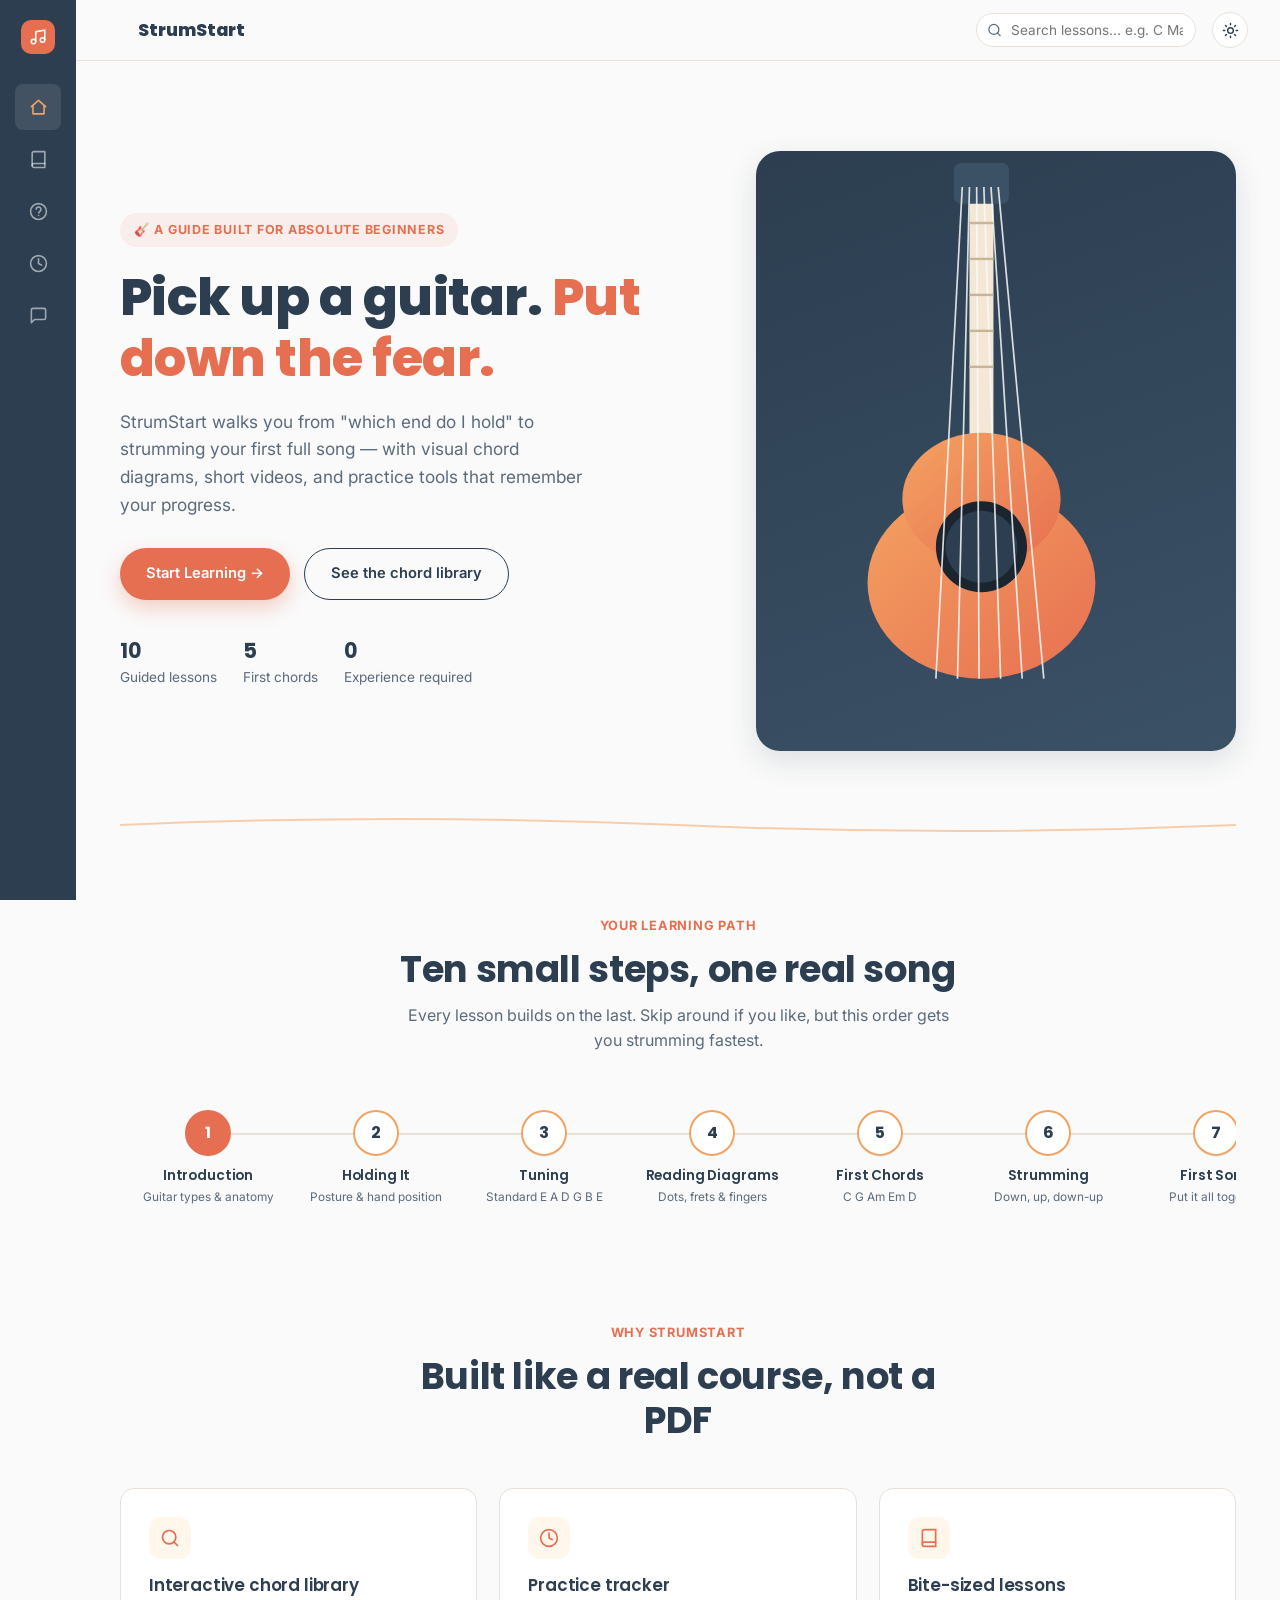
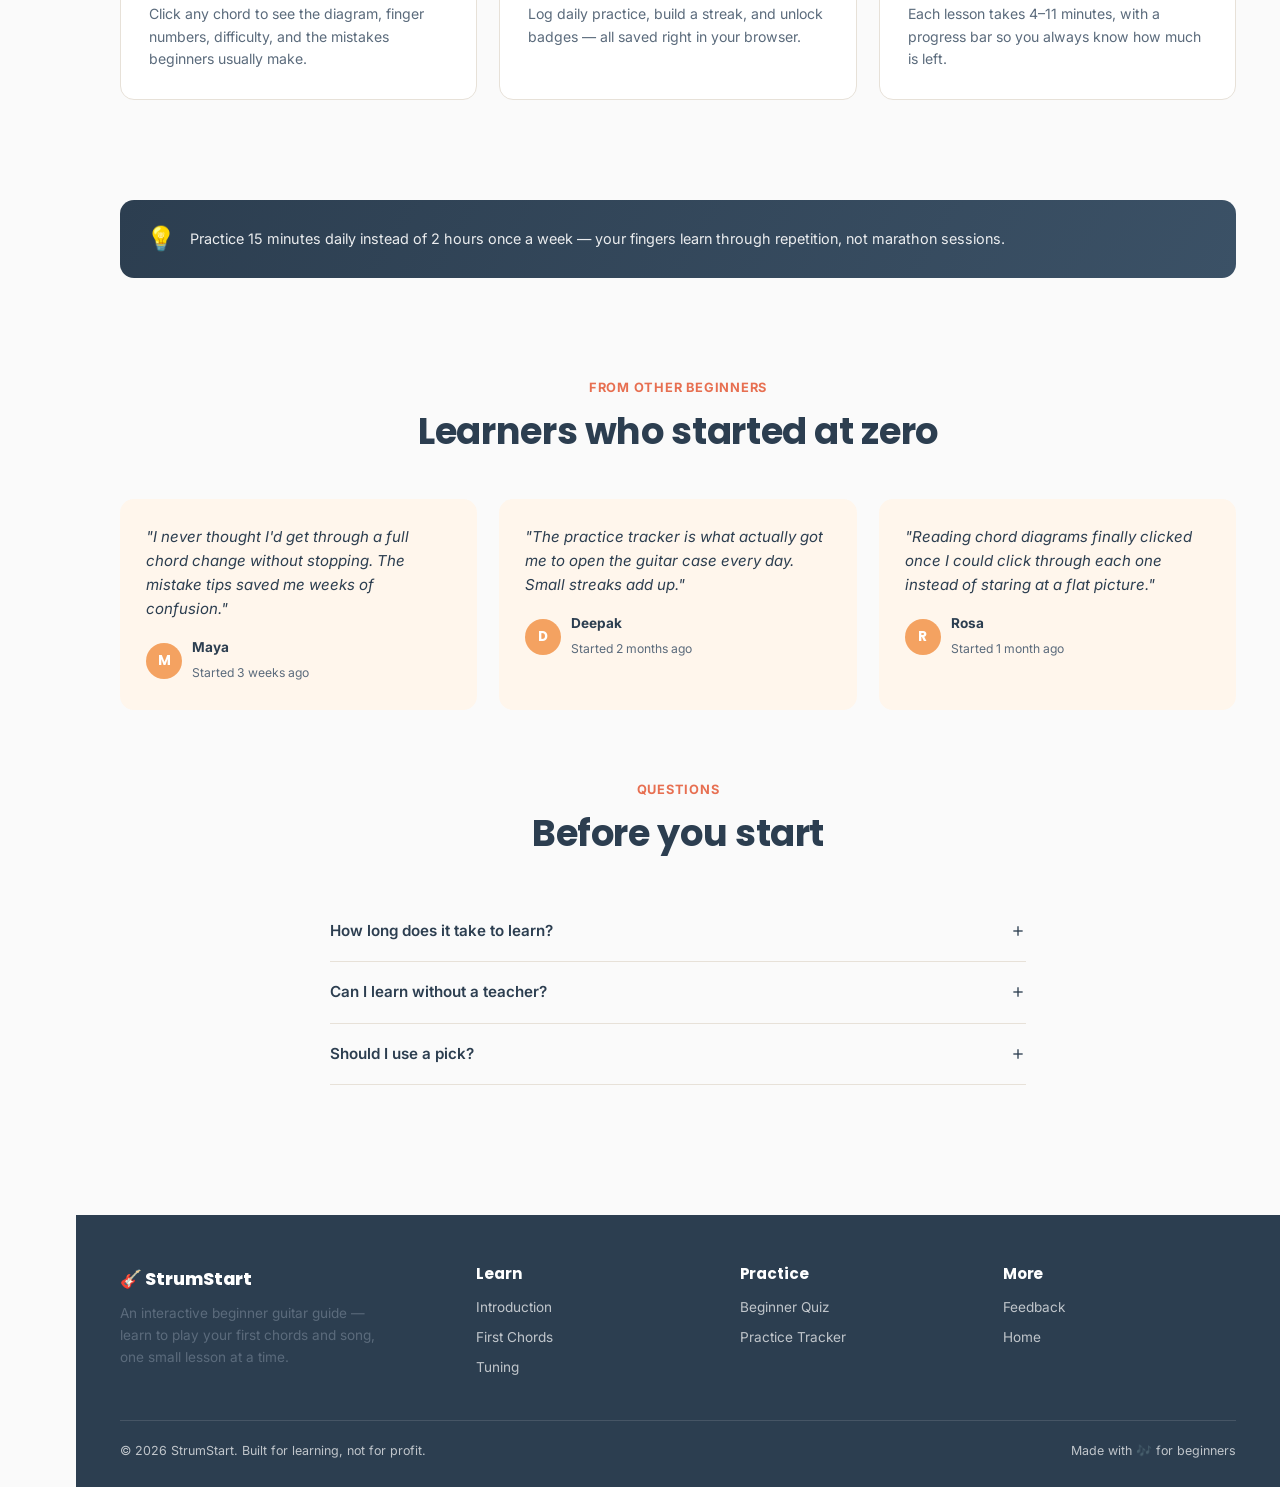
<file: index.html>
<!DOCTYPE html>
<html lang="en">
<head>
<meta charset="UTF-8">
<meta name="viewport" content="width=device-width, initial-scale=1.0">
<title>StrumStart — Learn Guitar From Zero</title>
<meta name="description" content="An interactive beginner guitar guide: chords, tuning, strumming, and your first song — taught step by step.">
<link rel="stylesheet" href="css/style.css">
<link rel="stylesheet" href="css/responsive.css">
<link rel="stylesheet" href="css/darkmode.css">
</head>
<body data-page="home">

<main>

  <!-- ============ HERO ============ -->
  <section class="hero">
    <div class="container">
      <div>
        <div class="eyebrow">🎸 A guide built for absolute beginners</div>
        <h1>Pick up a guitar. <span class="accent">Put down the fear.</span></h1>
        <p class="lead">StrumStart walks you from "which end do I hold" to strumming your first full song — with visual chord diagrams, short videos, and practice tools that remember your progress.</p>
        <div class="cta-row">
          <a href="lessons/introduction.html" class="btn btn-primary">Start Learning →</a>
          <a href="lessons/chords.html" class="btn btn-outline">See the chord library</a>
        </div>
        <div class="trust-row">
          <div><strong>10</strong>Guided lessons</div>
          <div><strong>5</strong>First chords</div>
          <div><strong>0</strong>Experience required</div>
        </div>
      </div>

      <div class="hero-visual" aria-hidden="true">
        <svg viewBox="0 0 400 500" xmlns="http://www.w3.org/2000/svg">
          <defs>
            <linearGradient id="body-grad" x1="0" y1="0" x2="1" y2="1">
              <stop offset="0%" stop-color="#F4A261"/>
              <stop offset="100%" stop-color="#E76F51"/>
            </linearGradient>
          </defs>
          <!-- neck -->
          <rect x="178" y="20" width="20" height="220" rx="4" fill="#F4E7D6"/>
          <!-- headstock -->
          <rect x="165" y="10" width="46" height="34" rx="6" fill="#3B5166"/>
          <!-- guitar body -->
          <ellipse cx="188" cy="360" rx="95" ry="80" fill="url(#body-grad)"/>
          <ellipse cx="188" cy="290" rx="66" ry="55" fill="url(#body-grad)"/>
          <circle cx="188" cy="330" r="38" fill="#1B2530"/>
          <circle cx="188" cy="330" r="30" fill="#2C3E50"/>
          <!-- strings -->
          <g stroke="#FAFAFA" stroke-width="1.4" opacity="0.85">
            <line x1="172" y1="30" x2="150" y2="440"/>
            <line x1="178" y1="30" x2="168" y2="440"/>
            <line x1="184" y1="30" x2="186" y2="440"/>
            <line x1="190" y1="30" x2="204" y2="440"/>
            <line x1="196" y1="30" x2="222" y2="440"/>
            <line x1="202" y1="30" x2="240" y2="440"/>
          </g>
          <!-- frets -->
          <g stroke="#c9b494" stroke-width="2">
            <line x1="178" y1="60" x2="198" y2="60"/>
            <line x1="178" y1="90" x2="198" y2="90"/>
            <line x1="178" y1="120" x2="198" y2="120"/>
            <line x1="178" y1="150" x2="198" y2="150"/>
            <line x1="178" y1="180" x2="198" y2="180"/>
          </g>
        </svg>
      </div>
    </div>
  </section>

  <div class="container">
    <svg class="string-divider" viewBox="0 0 1180 28" preserveAspectRatio="none"><path d="M0,14 Q295,2 590,14 T1180,14"/></svg>
  </div>

  <!-- ============ ROADMAP ============ -->
  <section class="roadmap">
    <div class="container">
      <div class="section-head reveal">
        <div class="eyebrow">Your learning path</div>
        <h2>Ten small steps, one real song</h2>
        <p>Every lesson builds on the last. Skip around if you like, but this order gets you strumming fastest.</p>
      </div>

      <div class="roadmap-track reveal">
        <div class="roadmap-step done"><div class="fret-dot">1</div><h4>Introduction</h4><p>Guitar types &amp; anatomy</p></div>
        <div class="roadmap-step"><div class="fret-dot">2</div><h4>Holding It</h4><p>Posture &amp; hand position</p></div>
        <div class="roadmap-step"><div class="fret-dot">3</div><h4>Tuning</h4><p>Standard E A D G B E</p></div>
        <div class="roadmap-step"><div class="fret-dot">4</div><h4>Reading Diagrams</h4><p>Dots, frets &amp; fingers</p></div>
        <div class="roadmap-step"><div class="fret-dot">5</div><h4>First Chords</h4><p>C G Am Em D</p></div>
        <div class="roadmap-step"><div class="fret-dot">6</div><h4>Strumming</h4><p>Down, up, down-up</p></div>
        <div class="roadmap-step"><div class="fret-dot">7</div><h4>First Song</h4><p>Put it all together</p></div>
        <div class="roadmap-step"><div class="fret-dot">8</div><h4>Quiz</h4><p>Test what you know</p></div>
        <div class="roadmap-step"><div class="fret-dot">9</div><h4>Practice Tracker</h4><p>Build the habit</p></div>
        <div class="roadmap-step"><div class="fret-dot">10</div><h4>Feedback</h4><p>Tell us how it went</p></div>
      </div>
    </div>
  </section>

  <!-- ============ FEATURES ============ -->
  <section class="roadmap" style="padding-top:20px;">
    <div class="container">
      <div class="section-head reveal">
        <div class="eyebrow">Why StrumStart</div>
        <h2>Built like a real course, not a PDF</h2>
      </div>

      <div class="grid-3 reveal">
        <div class="feature-card">
          <div class="icon-wrap"><svg viewBox="0 0 24 24" fill="none" stroke-width="2" stroke-linecap="round"><circle cx="11" cy="11" r="8"/><line x1="21" y1="21" x2="16.65" y2="16.65"/></svg></div>
          <h3>Interactive chord library</h3>
          <p>Click any chord to see the diagram, finger numbers, difficulty, and the mistakes beginners usually make.</p>
        </div>
        <div class="feature-card">
          <div class="icon-wrap"><svg viewBox="0 0 24 24" fill="none" stroke-width="2" stroke-linecap="round"><circle cx="12" cy="12" r="10"/><polyline points="12 6 12 12 16 14"/></svg></div>
          <h3>Practice tracker</h3>
          <p>Log daily practice, build a streak, and unlock badges — all saved right in your browser.</p>
        </div>
        <div class="feature-card">
          <div class="icon-wrap"><svg viewBox="0 0 24 24" fill="none" stroke-width="2" stroke-linecap="round"><path d="M4 19.5A2.5 2.5 0 0 1 6.5 17H20"/><path d="M6.5 2H20v20H6.5A2.5 2.5 0 0 1 4 19.5v-15A2.5 2.5 0 0 1 6.5 2z"/></svg></div>
          <h3>Bite-sized lessons</h3>
          <p>Each lesson takes 4–11 minutes, with a progress bar so you always know how much is left.</p>
        </div>
      </div>
    </div>
  </section>

  <!-- ============ TIP BANNER ============ -->
  <div class="container">
    <div class="tip-banner reveal">
      <span class="emoji">💡</span>
      <p>Practice 15 minutes daily instead of 2 hours once a week — your fingers learn through repetition, not marathon sessions.</p>
    </div>
  </div>

  <!-- ============ TESTIMONIALS ============ -->
  <section class="roadmap">
    <div class="container">
      <div class="section-head reveal">
        <div class="eyebrow">From other beginners</div>
        <h2>Learners who started at zero</h2>
      </div>
      <div class="grid-3 reveal">
        <div class="testimonial">
          <p>"I never thought I'd get through a full chord change without stopping. The mistake tips saved me weeks of confusion."</p>
          <div class="who"><div class="avatar">M</div><div><strong>Maya</strong><span>Started 3 weeks ago</span></div></div>
        </div>
        <div class="testimonial">
          <p>"The practice tracker is what actually got me to open the guitar case every day. Small streaks add up."</p>
          <div class="who"><div class="avatar">D</div><div><strong>Deepak</strong><span>Started 2 months ago</span></div></div>
        </div>
        <div class="testimonial">
          <p>"Reading chord diagrams finally clicked once I could click through each one instead of staring at a flat picture."</p>
          <div class="who"><div class="avatar">R</div><div><strong>Rosa</strong><span>Started 1 month ago</span></div></div>
        </div>
      </div>
    </div>
  </section>

  <!-- ============ FAQ ============ -->
  <section class="roadmap" style="padding-top:0;">
    <div class="container" style="max-width:760px;">
      <div class="section-head reveal">
        <div class="eyebrow">Questions</div>
        <h2>Before you start</h2>
      </div>
      <div class="reveal" id="faq">
        <div class="faq-item">
          <div class="faq-q">How long does it take to learn?<svg viewBox="0 0 24 24" fill="none" stroke="currentColor" stroke-width="2"><line x1="12" y1="5" x2="12" y2="19"/><line x1="5" y1="12" x2="19" y2="12"/></svg></div>
          <div class="faq-a"><p>Most beginners can play a simple song within 3–4 weeks of practicing 15 minutes a day. Chord switching is the slowest skill to build — be patient with it.</p></div>
        </div>
        <div class="faq-item">
          <div class="faq-q">Can I learn without a teacher?<svg viewBox="0 0 24 24" fill="none" stroke="currentColor" stroke-width="2"><line x1="12" y1="5" x2="12" y2="19"/><line x1="5" y1="12" x2="19" y2="12"/></svg></div>
          <div class="faq-a"><p>Yes. Guitar is one of the most self-teachable instruments thanks to visual chord charts and video tutorials — both of which this guide includes throughout.</p></div>
        </div>
        <div class="faq-item">
          <div class="faq-q">Should I use a pick?<svg viewBox="0 0 24 24" fill="none" stroke="currentColor" stroke-width="2"><line x1="12" y1="5" x2="12" y2="19"/><line x1="5" y1="12" x2="19" y2="12"/></svg></div>
          <div class="faq-a"><p>Either works for a beginner. A pick gives brighter, more consistent strums; fingers give a softer tone. Try both during the Strumming lesson and see what feels natural.</p></div>
        </div>
      </div>
    </div>
  </section>

</main>

<script src="js/app.js"></script>
<script src="js/darkmode.js"></script>
<script>
  document.querySelectorAll(".faq-q").forEach(q => {
    q.addEventListener("click", () => q.closest(".faq-item").classList.toggle("open"));
  });
</script>
</body>
</html>
</file>
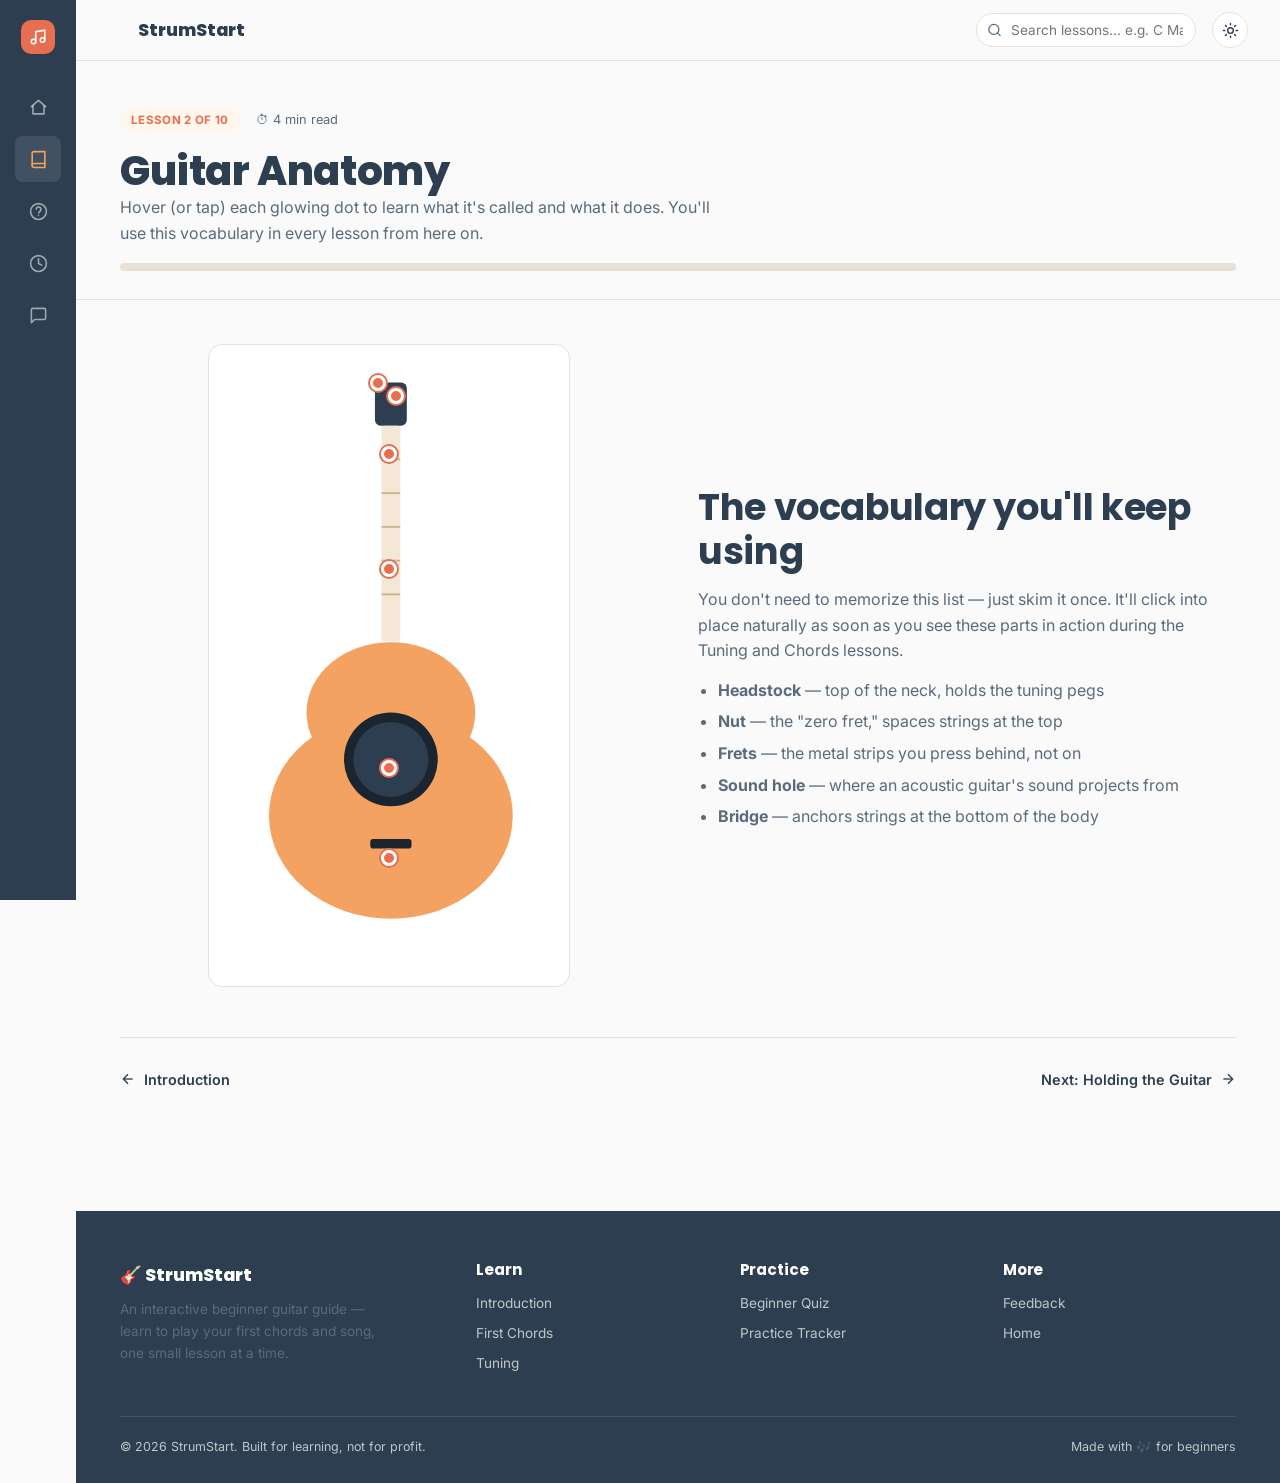
<file: lessons/anatomy.html>
<!DOCTYPE html>
<html lang="en">
<head>
<meta charset="UTF-8">
<meta name="viewport" content="width=device-width, initial-scale=1.0">
<title>Guitar Anatomy — StrumStart</title>
<link rel="stylesheet" href="../css/style.css">
<link rel="stylesheet" href="../css/responsive.css">
<link rel="stylesheet" href="../css/darkmode.css">
<style>
  .diagram-wrap { margin: 0 auto; }
  .diagram-wrap svg { width: 100%; display: block; }
</style>
</head>
<body data-page="lessons">

<main>
  <header class="lesson-header">
    <div class="container">
      <div class="lesson-meta"><span class="badge">Lesson 2 of 10</span><span>⏱ 4 min read</span></div>
      <h1>Guitar Anatomy</h1>
      <p style="max-width:600px;">Hover (or tap) each glowing dot to learn what it's called and what it does. You'll use this vocabulary in every lesson from here on.</p>
      <div class="progress-track"><div class="fill" style="width:0%"></div></div>
    </div>
  </header>

  <div class="lesson-body">
    <div class="container">
      <div style="display:grid;grid-template-columns:1fr 1fr;gap:40px;align-items:center;" class="reveal">
        <div class="diagram-wrap">
          <svg viewBox="0 0 320 620" xmlns="http://www.w3.org/2000/svg">
            <rect x="145" y="8" width="34" height="46" rx="6" fill="#2C3E50"/>
            <rect x="152" y="54" width="20" height="230" rx="3" fill="#F4E7D6"/>
            <g stroke="#c9b494" stroke-width="2">
              <line x1="152" y1="90" x2="172" y2="90"/>
              <line x1="152" y1="126" x2="172" y2="126"/>
              <line x1="152" y1="162" x2="172" y2="162"/>
              <line x1="152" y1="198" x2="172" y2="198"/>
              <line x1="152" y1="234" x2="172" y2="234"/>
            </g>
            <ellipse cx="162" cy="470" rx="130" ry="110" fill="#F4A261"/>
            <ellipse cx="162" cy="360" rx="90" ry="75" fill="#F4A261"/>
            <circle cx="162" cy="410" r="50" fill="#1B2530"/>
            <circle cx="162" cy="410" r="40" fill="#2C3E50"/>
            <rect x="140" y="495" width="44" height="10" rx="3" fill="#1B2530"/>
          </svg>

          <div class="hotspot" style="left:47%; top:6%;" tabindex="0">
            <div class="label-pop"><strong>Headstock</strong>Holds the tuning pegs and anchors the strings at the top.</div>
          </div>
          <div class="hotspot" style="left:52%; top:8%;" tabindex="0">
            <div class="label-pop"><strong>Tuning Pegs</strong>Turn these to tighten or loosen strings, raising or lowering pitch.</div>
          </div>
          <div class="hotspot" style="left:50%; top:17%;" tabindex="0">
            <div class="label-pop"><strong>Nut</strong>A small grooved piece that spaces the strings at the top of the neck.</div>
          </div>
          <div class="hotspot" style="left:50%; top:35%;" tabindex="0">
            <div class="label-pop"><strong>Neck &amp; Frets</strong>The metal strips are frets. Pressing behind one shortens the string to change its pitch.</div>
          </div>
          <div class="hotspot" style="left:50%; top:66%;" tabindex="0">
            <div class="label-pop"><strong>Sound Hole</strong>Projects the vibration of the strings, making an acoustic guitar audible.</div>
          </div>
          <div class="hotspot" style="left:50%; top:80%;" tabindex="0">
            <div class="label-pop"><strong>Bridge</strong>Anchors the strings at the bottom and transfers their vibration to the body.</div>
          </div>
        </div>

        <div>
          <h2 style="margin-top:0;">The vocabulary you'll keep using</h2>
          <p>You don't need to memorize this list — just skim it once. It'll click into place naturally as soon as you see these parts in action during the Tuning and Chords lessons.</p>
          <ul>
            <li><strong>Headstock</strong> — top of the neck, holds the tuning pegs</li>
            <li><strong>Nut</strong> — the "zero fret," spaces strings at the top</li>
            <li><strong>Frets</strong> — the metal strips you press behind, not on</li>
            <li><strong>Sound hole</strong> — where an acoustic guitar's sound projects from</li>
            <li><strong>Bridge</strong> — anchors strings at the bottom of the body</li>
          </ul>
        </div>
      </div>
    </div>
  </div>

  <div class="container">
    <nav class="lesson-nav">
      <a href="introduction.html"><svg viewBox="0 0 24 24" fill="none" stroke="currentColor" stroke-width="2"><line x1="19" y1="12" x2="5" y2="12"/><polyline points="12 19 5 12 12 5"/></svg> Introduction</a>
      <a href="posture.html">Next: Holding the Guitar <svg viewBox="0 0 24 24" fill="none" stroke="currentColor" stroke-width="2"><line x1="5" y1="12" x2="19" y2="12"/><polyline points="12 5 19 12 12 19"/></svg></a>
    </nav>
  </div>
</main>

<script src="../js/app.js"></script>
<script src="../js/darkmode.js"></script>
</body>
</html>
</file>
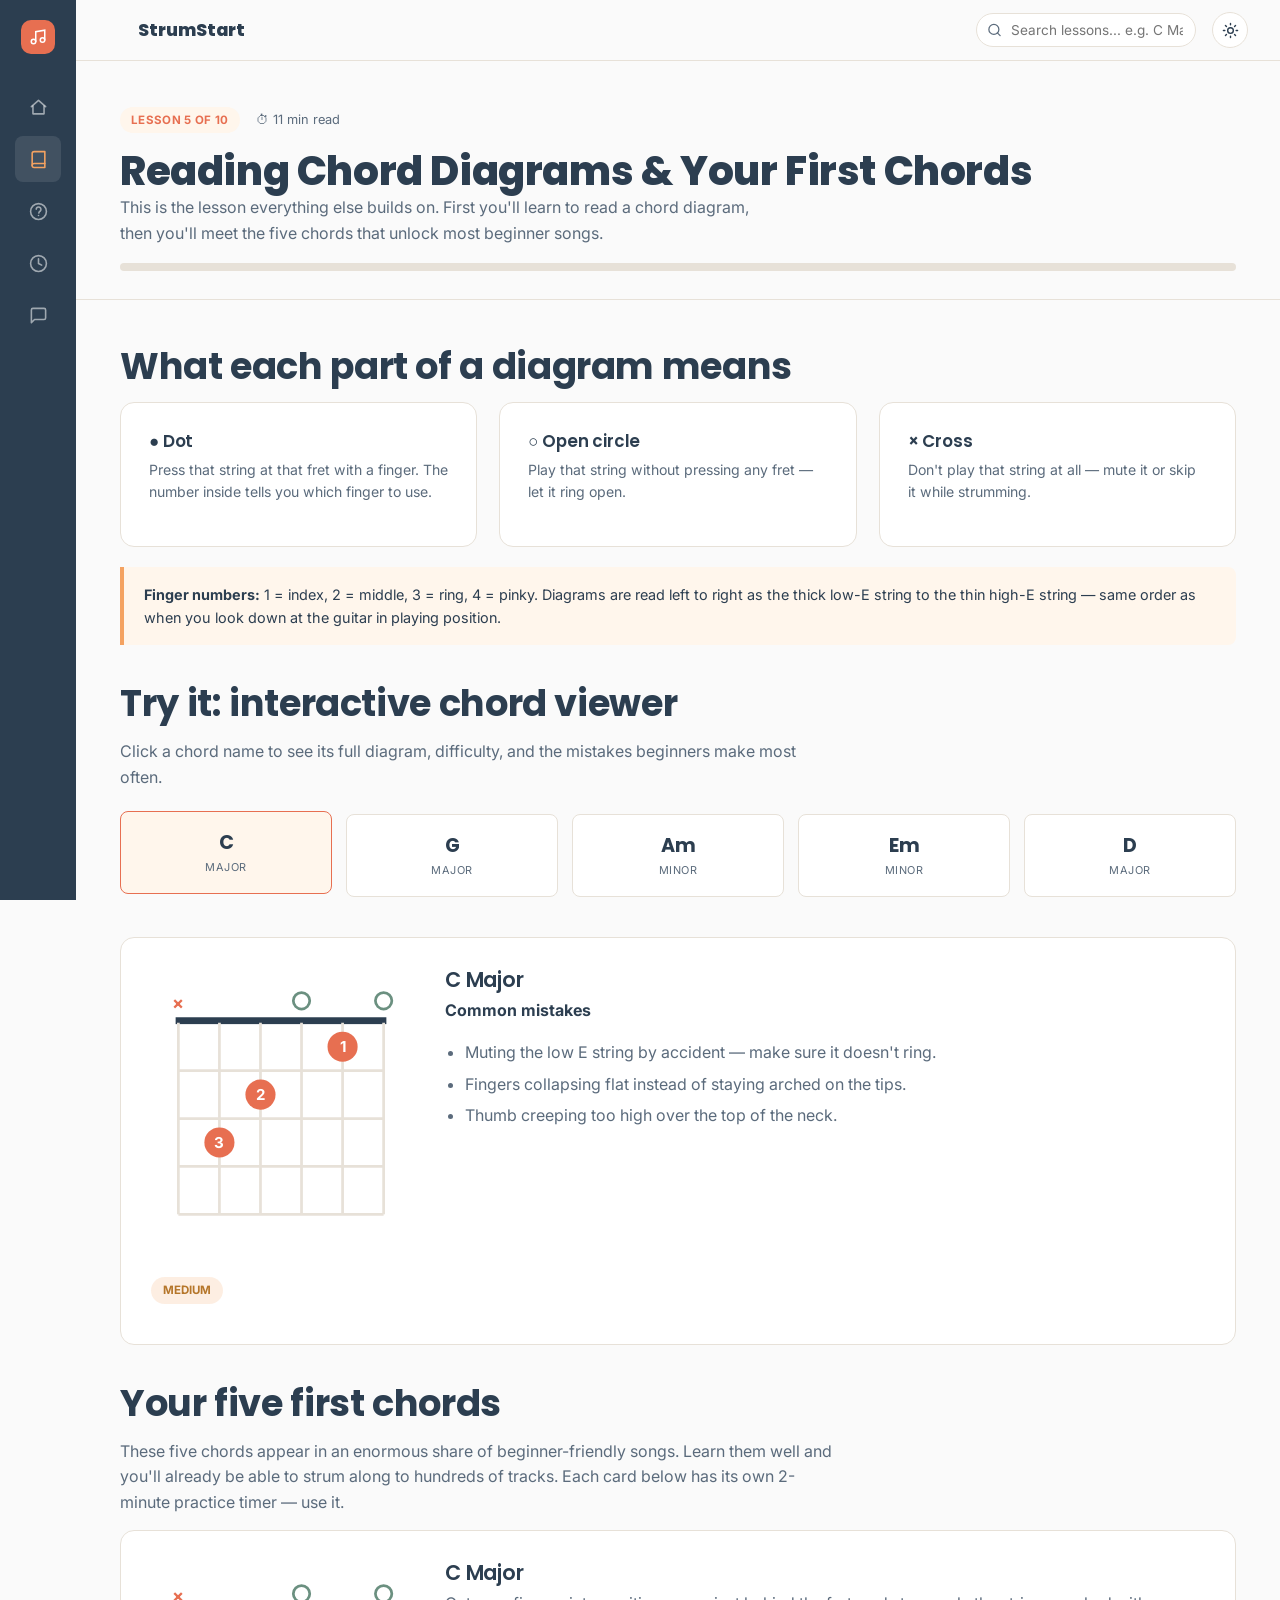
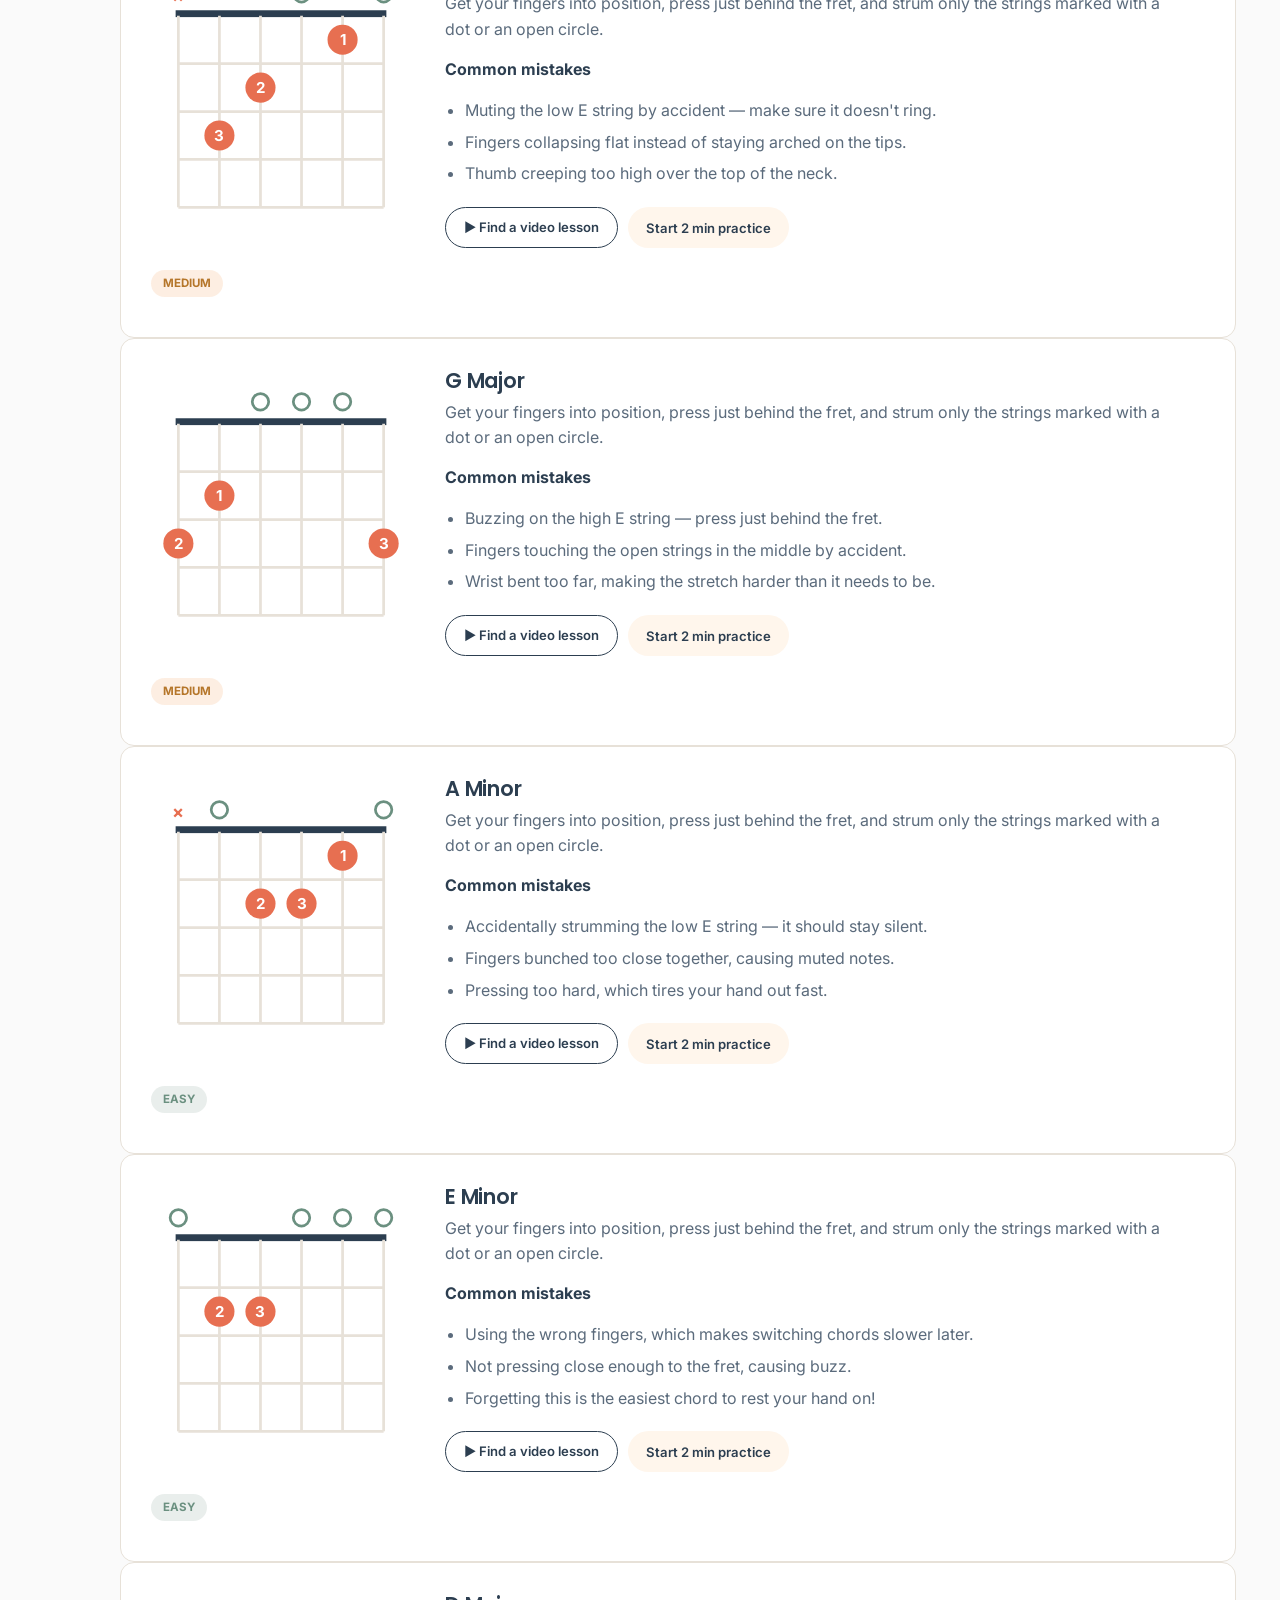
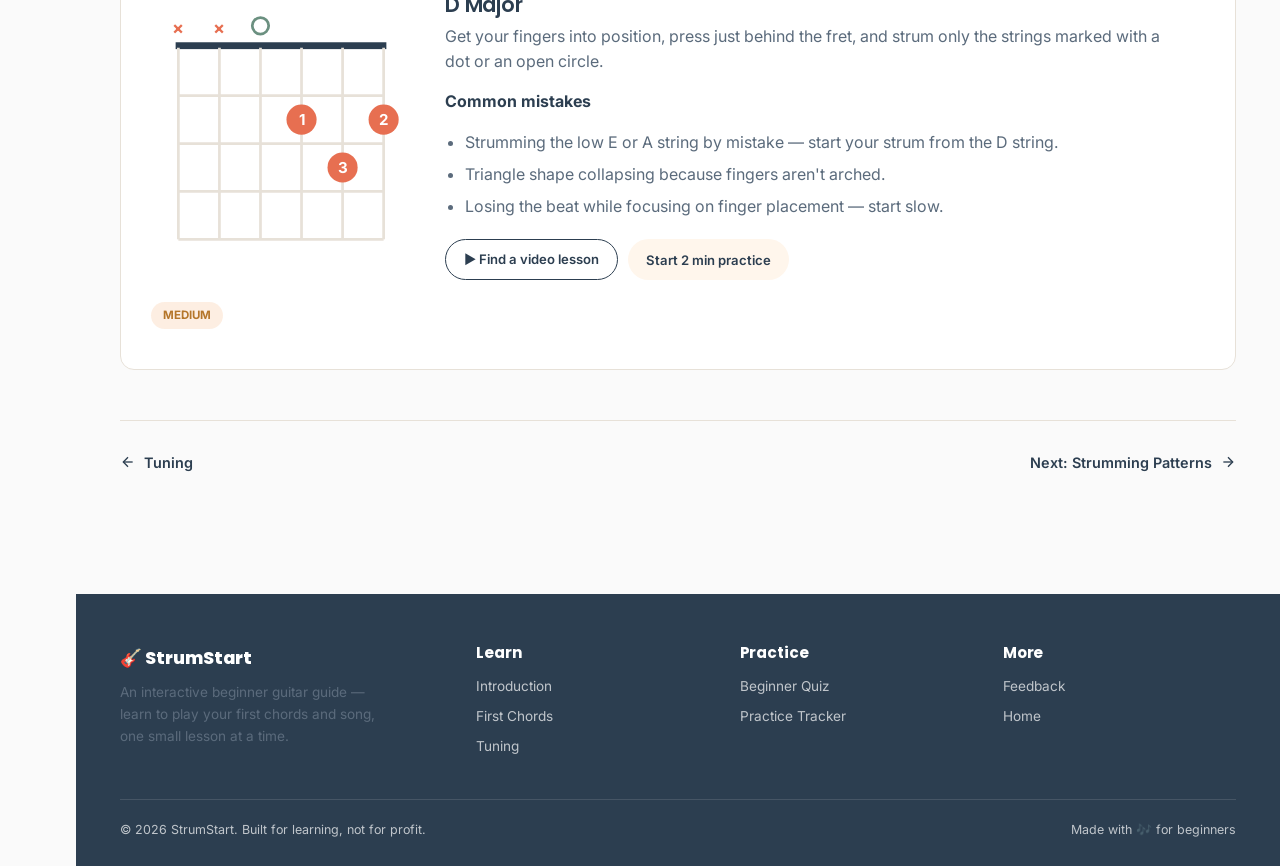
<file: lessons/chords.html>
<!DOCTYPE html>
<html lang="en">
<head>
<meta charset="UTF-8">
<meta name="viewport" content="width=device-width, initial-scale=1.0">
<title>Chord Diagrams &amp; First Chords — StrumStart</title>
<link rel="stylesheet" href="../css/style.css">
<link rel="stylesheet" href="../css/responsive.css">
<link rel="stylesheet" href="../css/darkmode.css">
</head>
<body data-page="lessons">

<main>
  <header class="lesson-header">
    <div class="container">
      <div class="lesson-meta"><span class="badge">Lesson 5 of 10</span><span>⏱ 11 min read</span></div>
      <h1>Reading Chord Diagrams &amp; Your First Chords</h1>
      <p style="max-width:640px;">This is the lesson everything else builds on. First you'll learn to read a chord diagram, then you'll meet the five chords that unlock most beginner songs.</p>
      <div class="progress-track"><div class="fill" style="width:0%"></div></div>
    </div>
  </header>

  <div class="lesson-body">
    <div class="container">

      <h2>What each part of a diagram means</h2>
      <div class="grid-3 reveal">
        <div class="feature-card">
          <h3>● Dot</h3>
          <p>Press that string at that fret with a finger. The number inside tells you which finger to use.</p>
        </div>
        <div class="feature-card">
          <h3>○ Open circle</h3>
          <p>Play that string without pressing any fret — let it ring open.</p>
        </div>
        <div class="feature-card">
          <h3>× Cross</h3>
          <p>Don't play that string at all — mute it or skip it while strumming.</p>
        </div>
      </div>

      <div class="callout reveal">
        <strong>Finger numbers:</strong> 1 = index, 2 = middle, 3 = ring, 4 = pinky. Diagrams are read left to right as the thick low-E string to the thin high-E string — same order as when you look down at the guitar in playing position.
      </div>

      <h2 id="chord-viewer-heading">Try it: interactive chord viewer</h2>
      <p>Click a chord name to see its full diagram, difficulty, and the mistakes beginners make most often.</p>

      <div id="chord-viewer" class="reveal">
        <div class="chord-grid">
          <div class="chord-chip" data-chord="C"><div class="name">C</div><div class="diff">Major</div></div>
          <div class="chord-chip" data-chord="G"><div class="name">G</div><div class="diff">Major</div></div>
          <div class="chord-chip" data-chord="Am"><div class="name">Am</div><div class="diff">Minor</div></div>
          <div class="chord-chip" data-chord="Em"><div class="name">Em</div><div class="diff">Minor</div></div>
          <div class="chord-chip" data-chord="D"><div class="name">D</div><div class="diff">Major</div></div>
        </div>

        <div class="chord-detail">
          <div>
            <div id="viewer-diagram"></div>
            <span id="viewer-diff" class="diff-tag"></span>
          </div>
          <div>
            <h3 id="viewer-name"></h3>
            <p style="margin-top:6px;"><strong style="color:var(--navy)">Common mistakes</strong></p>
            <ul class="tips-list" id="viewer-tips"></ul>
          </div>
        </div>
      </div>

      <h2>Your five first chords</h2>
      <p>These five chords appear in an enormous share of beginner-friendly songs. Learn them well and you'll already be able to strum along to hundreds of tracks. Each card below has its own 2-minute practice timer — use it.</p>

      <div id="chord-cards"></div>

    </div>
  </div>

  <div class="container">
    <nav class="lesson-nav">
      <a href="tuning.html"><svg viewBox="0 0 24 24" fill="none" stroke="currentColor" stroke-width="2"><line x1="19" y1="12" x2="5" y2="12"/><polyline points="12 19 5 12 12 5"/></svg> Tuning</a>
      <a href="strumming.html">Next: Strumming Patterns <svg viewBox="0 0 24 24" fill="none" stroke="currentColor" stroke-width="2"><line x1="5" y1="12" x2="19" y2="12"/><polyline points="12 5 19 12 12 19"/></svg></a>
    </nav>
  </div>
</main>

<script src="../js/app.js"></script>
<script src="../js/darkmode.js"></script>
<script src="../js/chords.js"></script>
</body>
</html>
</file>
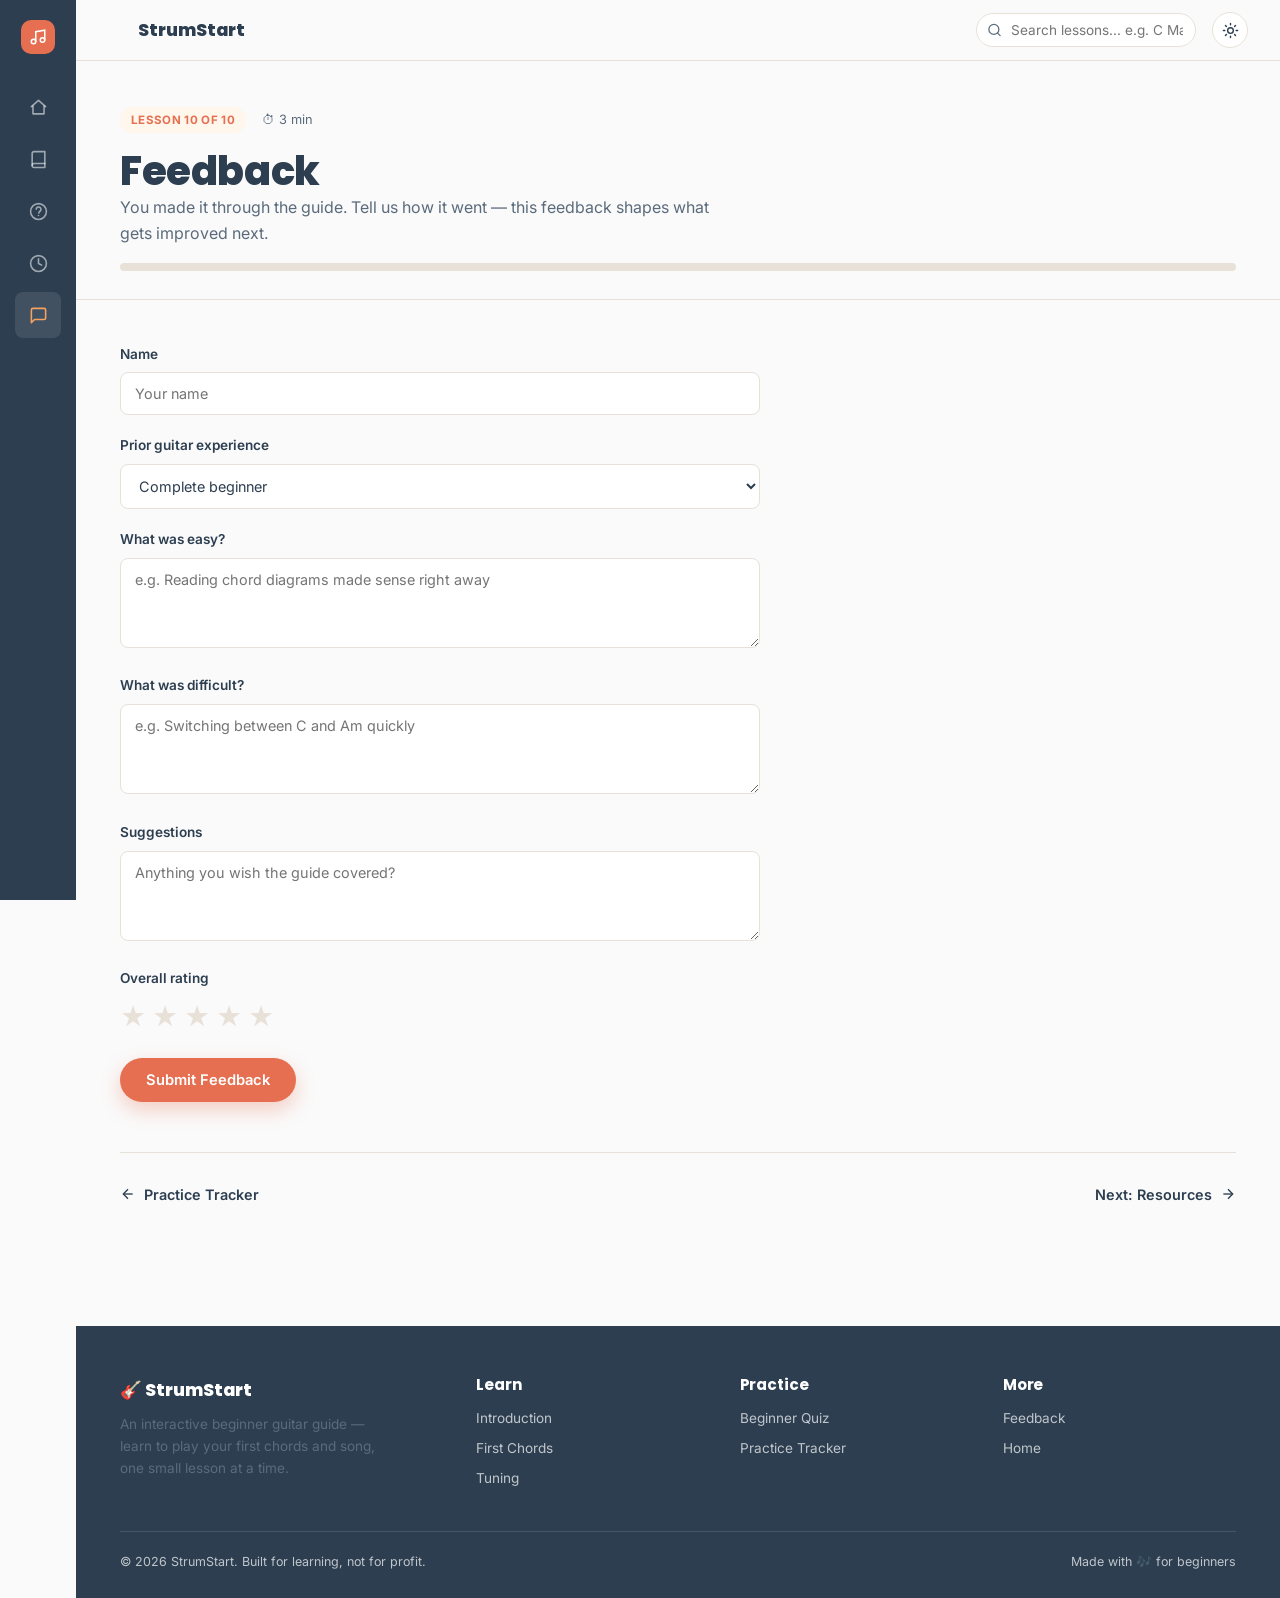
<file: lessons/feedback.html>
<!DOCTYPE html>
<html lang="en">
<head>
<meta charset="UTF-8">
<meta name="viewport" content="width=device-width, initial-scale=1.0">
<title>Feedback — StrumStart</title>
<link rel="stylesheet" href="../css/style.css">
<link rel="stylesheet" href="../css/responsive.css">
<link rel="stylesheet" href="../css/darkmode.css">
</head>
<body data-page="feedback">

<main>
  <header class="lesson-header">
    <div class="container">
      <div class="lesson-meta"><span class="badge">Lesson 10 of 10</span><span>⏱ 3 min</span></div>
      <h1>Feedback</h1>
      <p style="max-width:600px;">You made it through the guide. Tell us how it went — this feedback shapes what gets improved next.</p>
      <div class="progress-track"><div class="fill" style="width:100%"></div></div>
    </div>
  </header>

  <div class="lesson-body">
    <div class="container">

      <form class="feedback-form reveal" id="feedback-form">
        <div class="field-group">
          <label for="f-name">Name</label>
          <input type="text" id="f-name" name="name" placeholder="Your name" required>
        </div>

        <div class="field-group">
          <label for="f-experience">Prior guitar experience</label>
          <select id="f-experience" name="experience">
            <option value="none">Complete beginner</option>
            <option value="some">Tried before, didn't stick with it</option>
            <option value="returning">Returning after a long break</option>
          </select>
        </div>

        <div class="field-group">
          <label for="f-easy">What was easy?</label>
          <textarea id="f-easy" name="easy" placeholder="e.g. Reading chord diagrams made sense right away"></textarea>
        </div>

        <div class="field-group">
          <label for="f-difficult">What was difficult?</label>
          <textarea id="f-difficult" name="difficult" placeholder="e.g. Switching between C and Am quickly"></textarea>
        </div>

        <div class="field-group">
          <label for="f-suggestions">Suggestions</label>
          <textarea id="f-suggestions" name="suggestions" placeholder="Anything you wish the guide covered?"></textarea>
        </div>

        <div class="field-group">
          <label>Overall rating</label>
          <div class="star-rating" id="star-rating">
            <span data-value="1">★</span><span data-value="2">★</span><span data-value="3">★</span><span data-value="4">★</span><span data-value="5">★</span>
          </div>
        </div>

        <button type="submit" class="btn btn-primary">Submit Feedback</button>
      </form>

      <div class="feedback-success" id="feedback-success">
        <div class="icon">🎉</div>
        <h2>Thanks for the feedback!</h2>
        <p>It's saved locally in this browser. Ready for more resources, or want to head back and keep practicing?</p>
        <div style="display:flex;gap:12px;justify-content:center;margin-top:18px;">
          <a href="resources.html" class="btn btn-outline btn-sm">Browse resources</a>
          <a href="tracker.html" class="btn btn-primary btn-sm">Back to practice tracker</a>
        </div>
      </div>

    </div>
  </div>

  <div class="container">
    <nav class="lesson-nav">
      <a href="tracker.html"><svg viewBox="0 0 24 24" fill="none" stroke="currentColor" stroke-width="2"><line x1="19" y1="12" x2="5" y2="12"/><polyline points="12 19 5 12 12 5"/></svg> Practice Tracker</a>
      <a href="resources.html">Next: Resources <svg viewBox="0 0 24 24" fill="none" stroke="currentColor" stroke-width="2"><line x1="5" y1="12" x2="19" y2="12"/><polyline points="12 5 19 12 12 19"/></svg></a>
    </nav>
  </div>
</main>

<script src="../js/app.js"></script>
<script src="../js/darkmode.js"></script>
<script src="../js/feedback.js"></script>
</body>
</html>
</file>
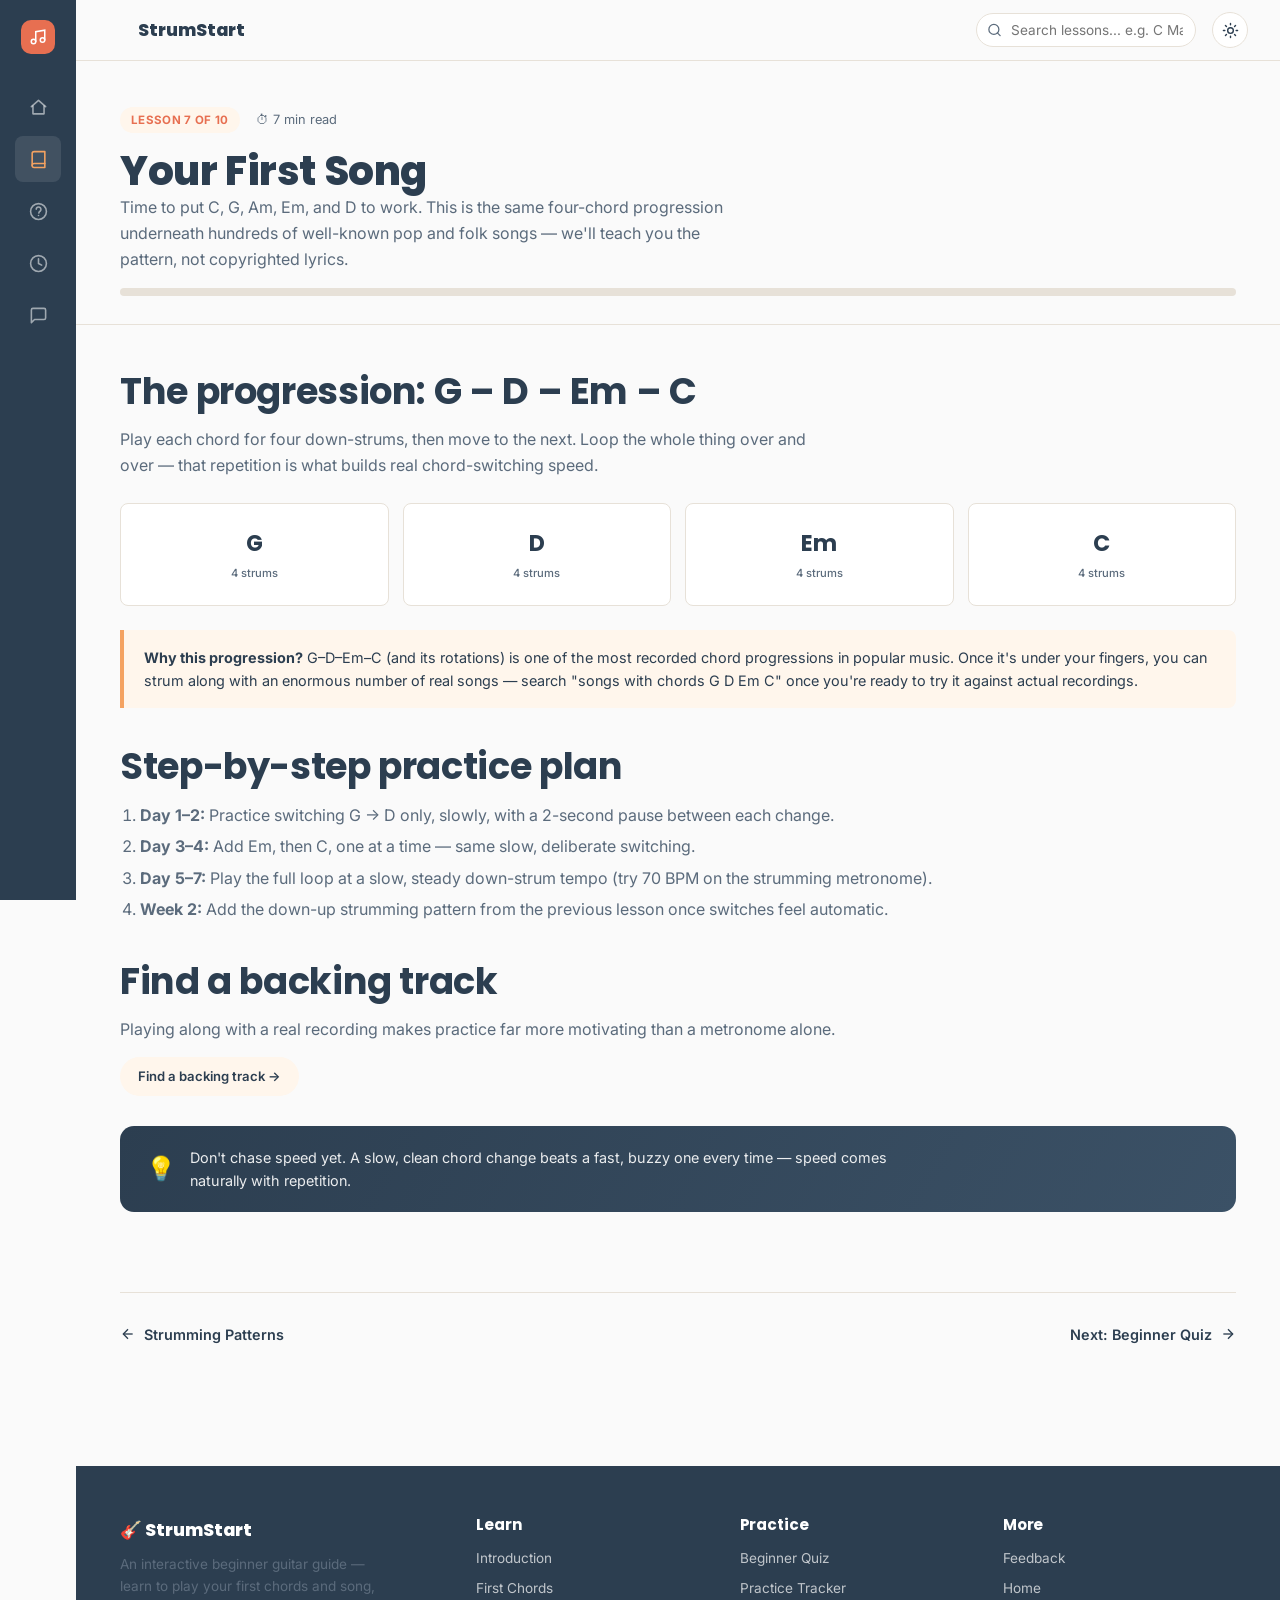
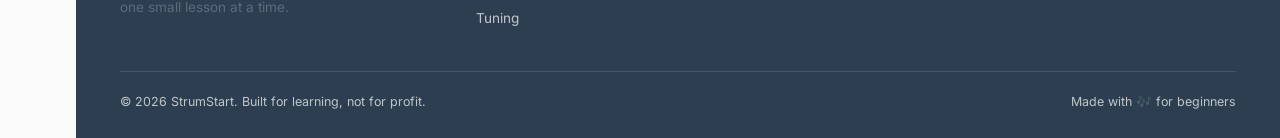
<file: lessons/first-song.html>
<!DOCTYPE html>
<html lang="en">
<head>
<meta charset="UTF-8">
<meta name="viewport" content="width=device-width, initial-scale=1.0">
<title>Your First Song — StrumStart</title>
<link rel="stylesheet" href="../css/style.css">
<link rel="stylesheet" href="../css/responsive.css">
<link rel="stylesheet" href="../css/darkmode.css">
<style>
  .prog-grid { display:grid; grid-template-columns: repeat(4, 1fr); gap: 14px; margin: 24px 0; }
  .prog-chord {
    background: var(--white); border: 1.5px solid var(--line); border-radius: var(--radius-sm);
    padding: 22px 10px; text-align:center; font-family: var(--font-display); font-weight:700; font-size:1.4rem; color: var(--navy);
  }
  .prog-chord span { display:block; font-family: var(--font-body); font-weight:500; font-size:0.7rem; color: var(--ink-soft); margin-top:4px; }
</style>
</head>
<body data-page="lessons">

<main>
  <header class="lesson-header">
    <div class="container">
      <div class="lesson-meta"><span class="badge">Lesson 7 of 10</span><span>⏱ 7 min read</span></div>
      <h1>Your First Song</h1>
      <p style="max-width:620px;">Time to put C, G, Am, Em, and D to work. This is the same four-chord progression underneath hundreds of well-known pop and folk songs — we'll teach you the pattern, not copyrighted lyrics.</p>
      <div class="progress-track"><div class="fill" style="width:0%"></div></div>
    </div>
  </header>

  <div class="lesson-body">
    <div class="container">

      <h2>The progression: G – D – Em – C</h2>
      <p>Play each chord for four down-strums, then move to the next. Loop the whole thing over and over — that repetition is what builds real chord-switching speed.</p>

      <div class="prog-grid reveal">
        <div class="prog-chord">G<span>4 strums</span></div>
        <div class="prog-chord">D<span>4 strums</span></div>
        <div class="prog-chord">Em<span>4 strums</span></div>
        <div class="prog-chord">C<span>4 strums</span></div>
      </div>

      <div class="callout reveal">
        <strong>Why this progression?</strong> G–D–Em–C (and its rotations) is one of the most recorded chord progressions in popular music. Once it's under your fingers, you can strum along with an enormous number of real songs — search "songs with chords G D Em C" once you're ready to try it against actual recordings.
      </div>

      <h2>Step-by-step practice plan</h2>
      <ol>
        <li><strong>Day 1–2:</strong> Practice switching G → D only, slowly, with a 2-second pause between each change.</li>
        <li><strong>Day 3–4:</strong> Add Em, then C, one at a time — same slow, deliberate switching.</li>
        <li><strong>Day 5–7:</strong> Play the full loop at a slow, steady down-strum tempo (try 70 BPM on the strumming metronome).</li>
        <li><strong>Week 2:</strong> Add the down-up strumming pattern from the previous lesson once switches feel automatic.</li>
      </ol>

      <h2>Find a backing track</h2>
      <p>Playing along with a real recording makes practice far more motivating than a metronome alone.</p>
      <a class="btn btn-ghost btn-sm" href="https://www.youtube.com/results?search_query=G+D+Em+C+chord+progression+backing+track" target="_blank" rel="noopener">Find a backing track →</a>

      <div class="tip-banner reveal">
        <span class="emoji">💡</span>
        <p>Don't chase speed yet. A slow, clean chord change beats a fast, buzzy one every time — speed comes naturally with repetition.</p>
      </div>

    </div>
  </div>

  <div class="container">
    <nav class="lesson-nav">
      <a href="strumming.html"><svg viewBox="0 0 24 24" fill="none" stroke="currentColor" stroke-width="2"><line x1="19" y1="12" x2="5" y2="12"/><polyline points="12 19 5 12 12 5"/></svg> Strumming Patterns</a>
      <a href="quiz.html">Next: Beginner Quiz <svg viewBox="0 0 24 24" fill="none" stroke="currentColor" stroke-width="2"><line x1="5" y1="12" x2="19" y2="12"/><polyline points="12 5 19 12 12 19"/></svg></a>
    </nav>
  </div>
</main>

<script src="../js/app.js"></script>
<script src="../js/darkmode.js"></script>
</body>
</html>
</file>
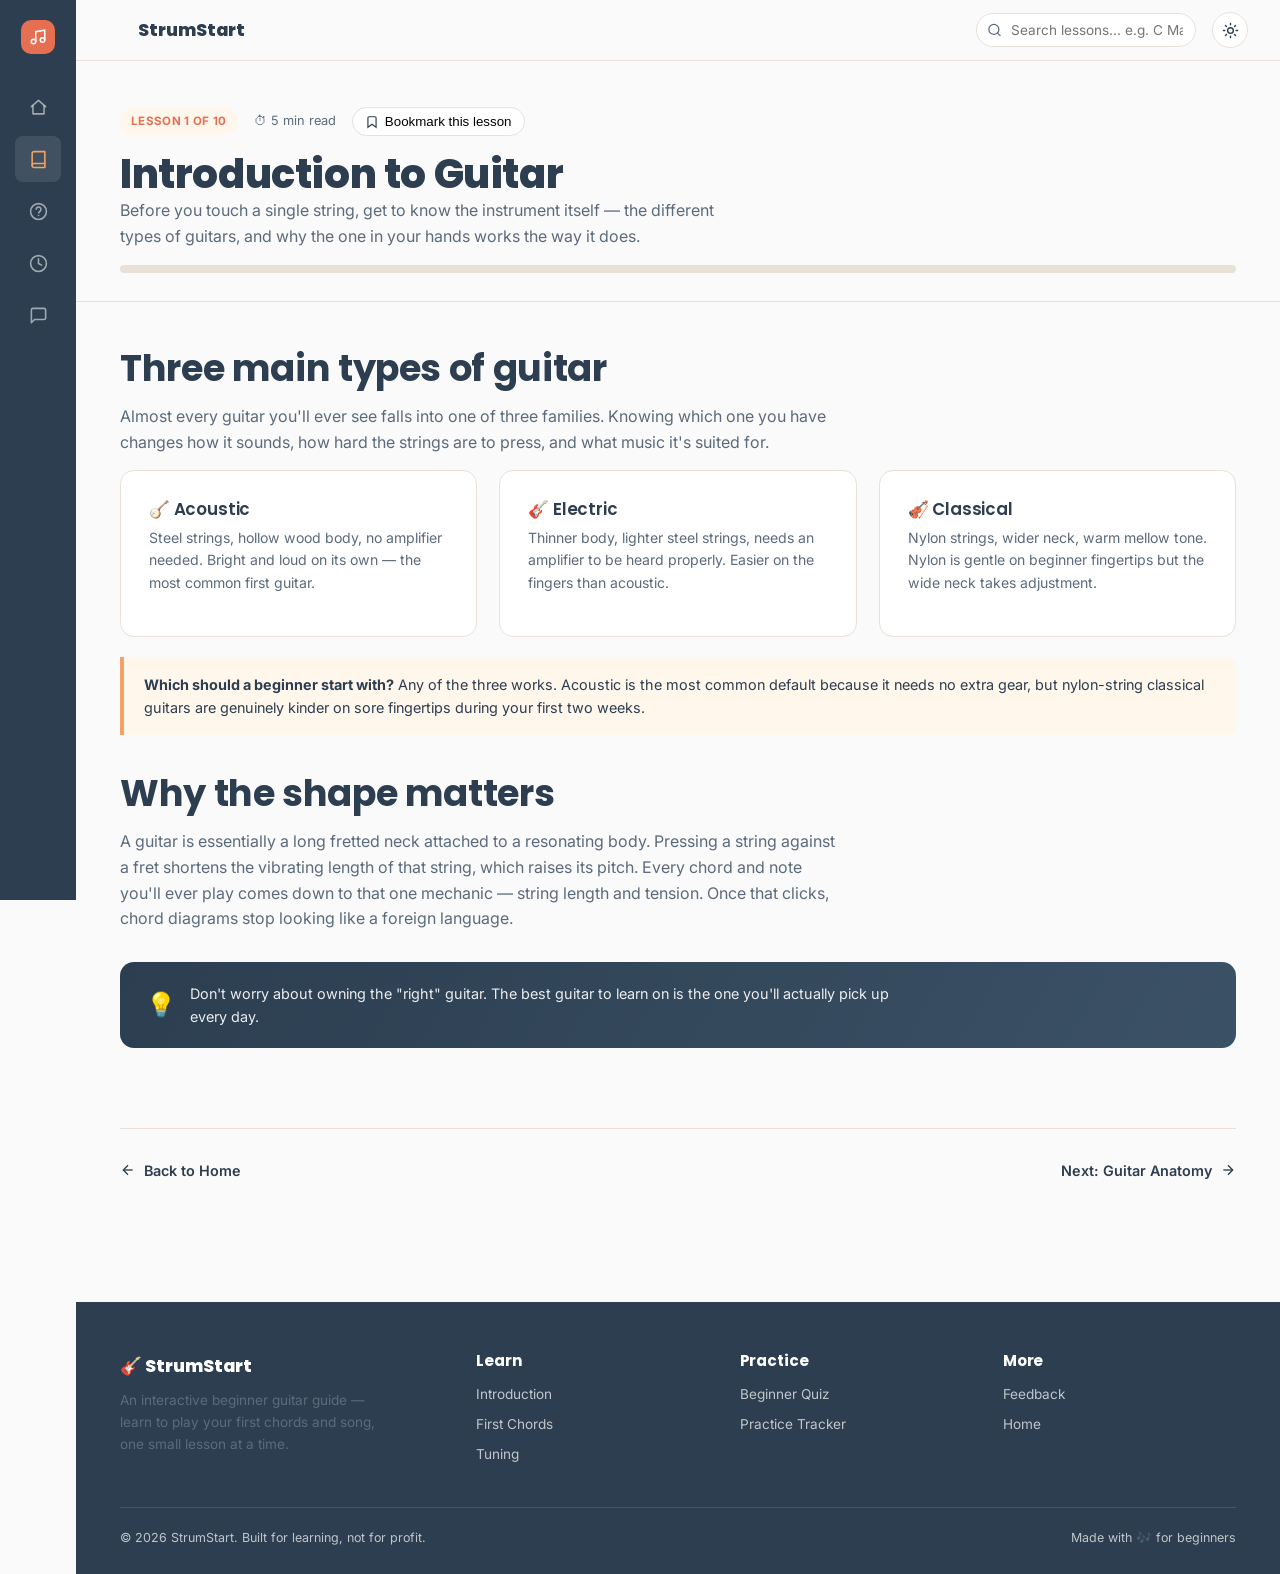
<file: lessons/introduction.html>
<!DOCTYPE html>
<html lang="en">
<head>
<meta charset="UTF-8">
<meta name="viewport" content="width=device-width, initial-scale=1.0">
<title>Introduction to Guitar — StrumStart</title>
<link rel="stylesheet" href="../css/style.css">
<link rel="stylesheet" href="../css/responsive.css">
<link rel="stylesheet" href="../css/darkmode.css">
</head>
<body data-page="lessons">

<main>
  <header class="lesson-header">
    <div class="container">
      <div class="lesson-meta">
        <span class="badge">Lesson 1 of 10</span>
        <span>⏱ 5 min read</span>
        <button class="icon-btn" id="bookmark-btn" style="width:auto;height:auto;padding:6px 12px;border-radius:20px;gap:6px;display:inline-flex;">
          <svg viewBox="0 0 24 24" fill="none" stroke="currentColor" stroke-width="2" style="width:14px;height:14px;"><path d="M19 21l-7-5-7 5V5a2 2 0 0 1 2-2h10a2 2 0 0 1 2 2z"/></svg>
          <span>Bookmark this lesson</span>
        </button>
      </div>
      <h1>Introduction to Guitar</h1>
      <p style="max-width:600px;">Before you touch a single string, get to know the instrument itself — the different types of guitars, and why the one in your hands works the way it does.</p>
      <div class="progress-track"><div class="fill" style="width:0%"></div></div>
    </div>
  </header>

  <div class="lesson-body">
    <div class="container">

      <h2>Three main types of guitar</h2>
      <p>Almost every guitar you'll ever see falls into one of three families. Knowing which one you have changes how it sounds, how hard the strings are to press, and what music it's suited for.</p>

      <div class="grid-3 reveal">
        <div class="feature-card">
          <h3>🪕 Acoustic</h3>
          <p>Steel strings, hollow wood body, no amplifier needed. Bright and loud on its own — the most common first guitar.</p>
        </div>
        <div class="feature-card">
          <h3>🎸 Electric</h3>
          <p>Thinner body, lighter steel strings, needs an amplifier to be heard properly. Easier on the fingers than acoustic.</p>
        </div>
        <div class="feature-card">
          <h3>🎻 Classical</h3>
          <p>Nylon strings, wider neck, warm mellow tone. Nylon is gentle on beginner fingertips but the wide neck takes adjustment.</p>
        </div>
      </div>

      <div class="callout reveal">
        <strong>Which should a beginner start with?</strong> Any of the three works. Acoustic is the most common default because it needs no extra gear, but nylon-string classical guitars are genuinely kinder on sore fingertips during your first two weeks.
      </div>

      <h2>Why the shape matters</h2>
      <p>A guitar is essentially a long fretted neck attached to a resonating body. Pressing a string against a fret shortens the vibrating length of that string, which raises its pitch. Every chord and note you'll ever play comes down to that one mechanic — string length and tension. Once that clicks, chord diagrams stop looking like a foreign language.</p>

      <div class="tip-banner reveal">
        <span class="emoji">💡</span>
        <p>Don't worry about owning the "right" guitar. The best guitar to learn on is the one you'll actually pick up every day.</p>
      </div>

    </div>
  </div>

  <div class="container">
    <nav class="lesson-nav">
      <a href="../index.html"><svg viewBox="0 0 24 24" fill="none" stroke="currentColor" stroke-width="2"><line x1="19" y1="12" x2="5" y2="12"/><polyline points="12 19 5 12 12 5"/></svg> Back to Home</a>
      <a href="anatomy.html">Next: Guitar Anatomy <svg viewBox="0 0 24 24" fill="none" stroke="currentColor" stroke-width="2"><line x1="5" y1="12" x2="19" y2="12"/><polyline points="12 5 19 12 12 19"/></svg></a>
    </nav>
  </div>
</main>

<script src="../js/app.js"></script>
<script src="../js/darkmode.js"></script>
</body>
</html>
</file>
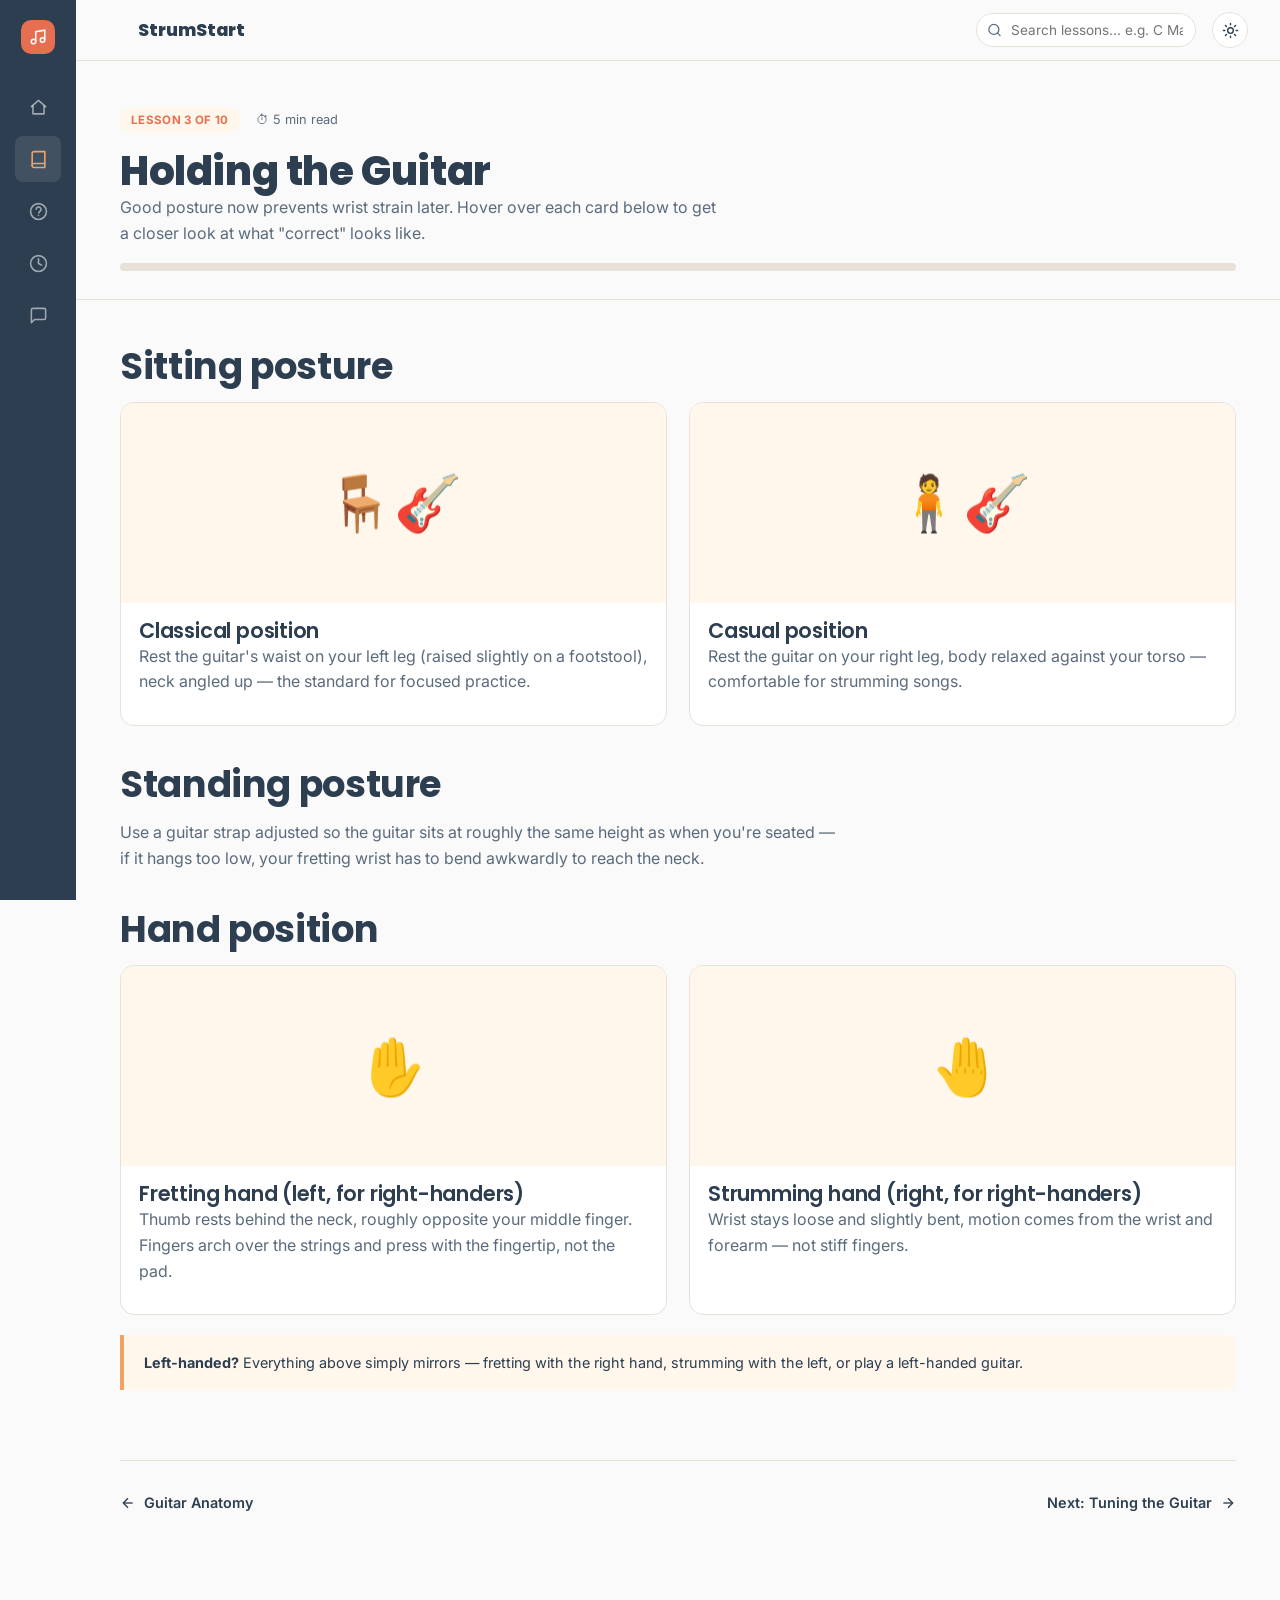
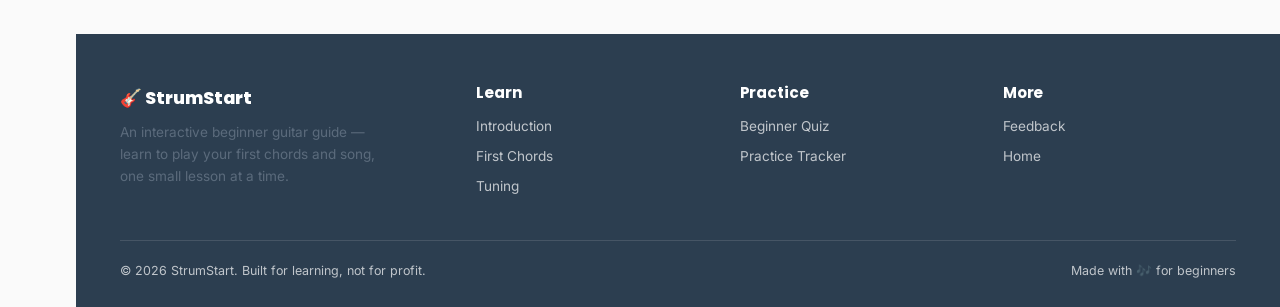
<file: lessons/posture.html>
<!DOCTYPE html>
<html lang="en">
<head>
<meta charset="UTF-8">
<meta name="viewport" content="width=device-width, initial-scale=1.0">
<title>Holding the Guitar — StrumStart</title>
<link rel="stylesheet" href="../css/style.css">
<link rel="stylesheet" href="../css/responsive.css">
<link rel="stylesheet" href="../css/darkmode.css">
<style>
  .zoom-card { overflow: hidden; border-radius: var(--radius); border: 1px solid var(--line); background: var(--white); }
  .zoom-card .zoom-inner { height: 200px; display:flex; align-items:center; justify-content:center; background: var(--cream); font-size: 3.4rem; transition: transform 300ms ease; }
  .zoom-card:hover .zoom-inner { transform: scale(1.15); }
  .zoom-card .cap { padding: 16px 18px; }
</style>
</head>
<body data-page="lessons">

<main>
  <header class="lesson-header">
    <div class="container">
      <div class="lesson-meta"><span class="badge">Lesson 3 of 10</span><span>⏱ 5 min read</span></div>
      <h1>Holding the Guitar</h1>
      <p style="max-width:600px;">Good posture now prevents wrist strain later. Hover over each card below to get a closer look at what "correct" looks like.</p>
      <div class="progress-track"><div class="fill" style="width:0%"></div></div>
    </div>
  </header>

  <div class="lesson-body">
    <div class="container">

      <h2>Sitting posture</h2>
      <div class="grid-2 reveal">
        <div class="zoom-card">
          <div class="zoom-inner">🪑🎸</div>
          <div class="cap"><h3>Classical position</h3><p>Rest the guitar's waist on your left leg (raised slightly on a footstool), neck angled up — the standard for focused practice.</p></div>
        </div>
        <div class="zoom-card">
          <div class="zoom-inner">🧍🎸</div>
          <div class="cap"><h3>Casual position</h3><p>Rest the guitar on your right leg, body relaxed against your torso — comfortable for strumming songs.</p></div>
        </div>
      </div>

      <h2>Standing posture</h2>
      <p>Use a guitar strap adjusted so the guitar sits at roughly the same height as when you're seated — if it hangs too low, your fretting wrist has to bend awkwardly to reach the neck.</p>

      <h2>Hand position</h2>
      <div class="grid-2 reveal">
        <div class="zoom-card">
          <div class="zoom-inner">✋</div>
          <div class="cap"><h3>Fretting hand (left, for right-handers)</h3><p>Thumb rests behind the neck, roughly opposite your middle finger. Fingers arch over the strings and press with the fingertip, not the pad.</p></div>
        </div>
        <div class="zoom-card">
          <div class="zoom-inner">🤚</div>
          <div class="cap"><h3>Strumming hand (right, for right-handers)</h3><p>Wrist stays loose and slightly bent, motion comes from the wrist and forearm — not stiff fingers.</p></div>
        </div>
      </div>

      <div class="callout reveal">
        <strong>Left-handed?</strong> Everything above simply mirrors — fretting with the right hand, strumming with the left, or play a left-handed guitar.
      </div>

    </div>
  </div>

  <div class="container">
    <nav class="lesson-nav">
      <a href="anatomy.html"><svg viewBox="0 0 24 24" fill="none" stroke="currentColor" stroke-width="2"><line x1="19" y1="12" x2="5" y2="12"/><polyline points="12 19 5 12 12 5"/></svg> Guitar Anatomy</a>
      <a href="tuning.html">Next: Tuning the Guitar <svg viewBox="0 0 24 24" fill="none" stroke="currentColor" stroke-width="2"><line x1="5" y1="12" x2="19" y2="12"/><polyline points="12 5 19 12 12 19"/></svg></a>
    </nav>
  </div>
</main>

<script src="../js/app.js"></script>
<script src="../js/darkmode.js"></script>
</body>
</html>
</file>
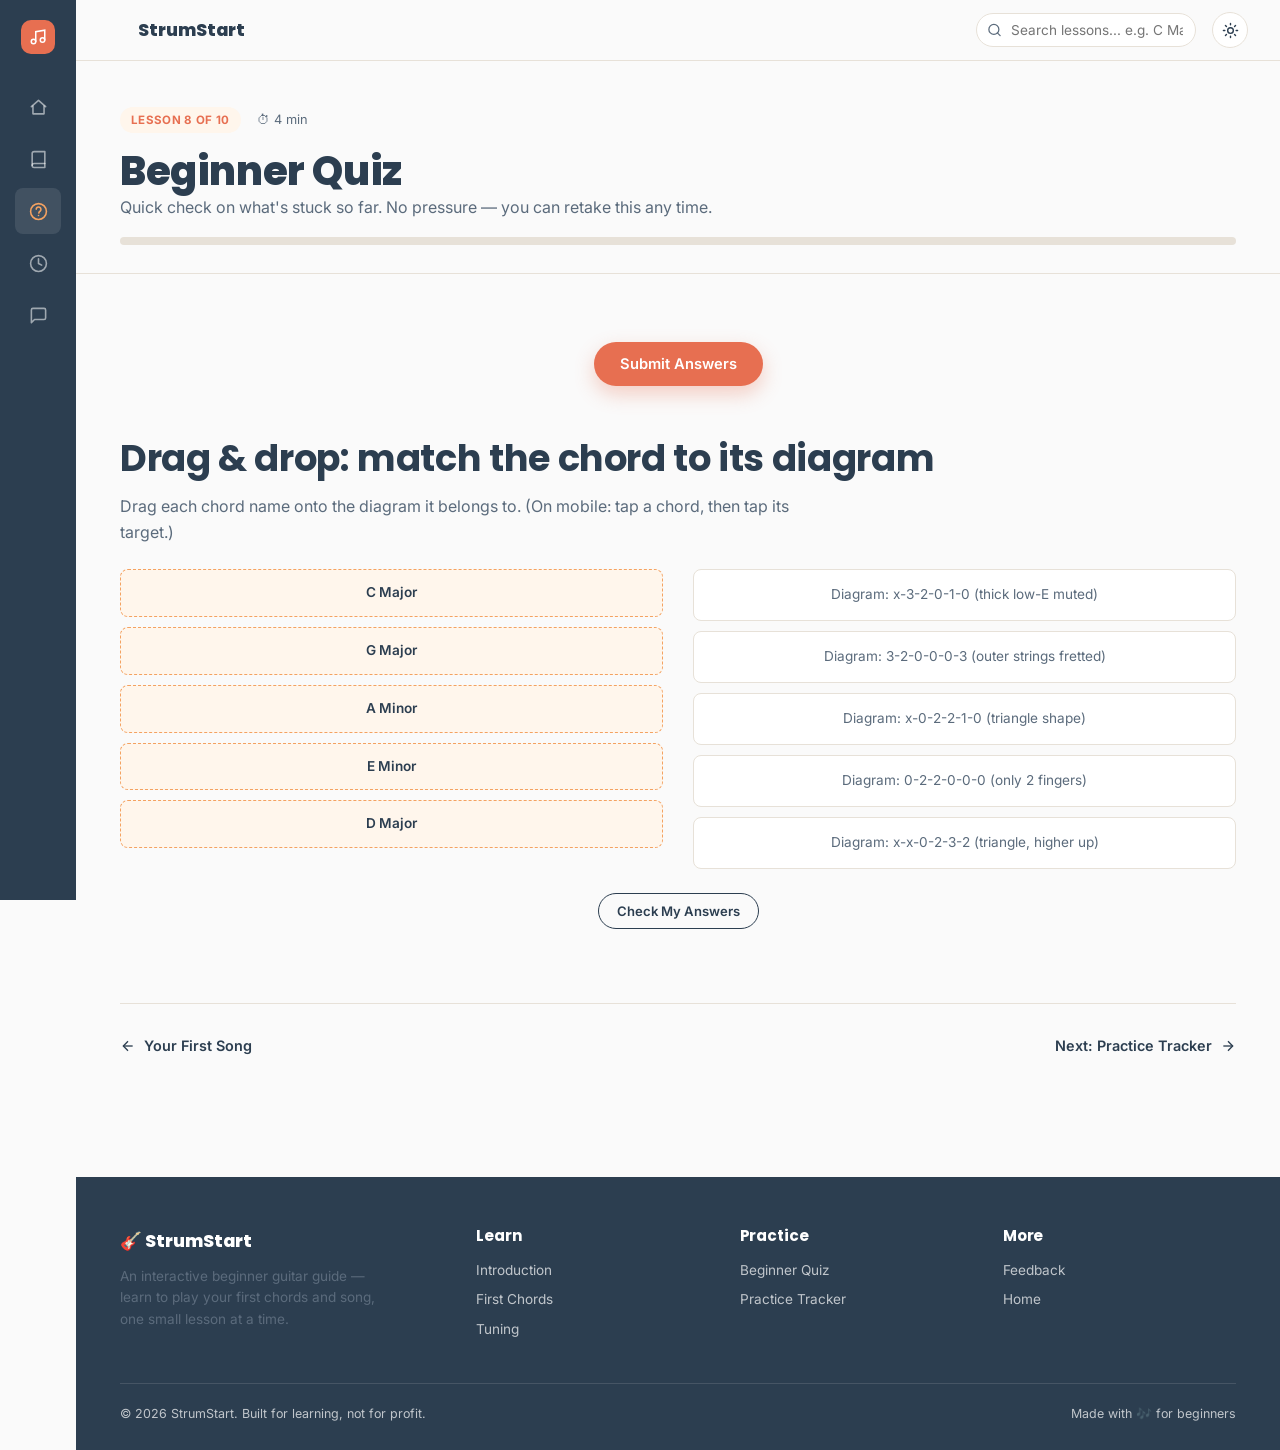
<file: lessons/quiz.html>
<!DOCTYPE html>
<html lang="en">
<head>
<meta charset="UTF-8">
<meta name="viewport" content="width=device-width, initial-scale=1.0">
<title>Beginner Quiz — StrumStart</title>
<link rel="stylesheet" href="../css/style.css">
<link rel="stylesheet" href="../css/responsive.css">
<link rel="stylesheet" href="../css/darkmode.css">
</head>
<body data-page="quiz">

<main>
  <header class="lesson-header">
    <div class="container">
      <div class="lesson-meta"><span class="badge">Lesson 8 of 10</span><span>⏱ 4 min</span></div>
      <h1>Beginner Quiz</h1>
      <p style="max-width:600px;">Quick check on what's stuck so far. No pressure — you can retake this any time.</p>
      <div class="progress-track"><div class="fill" style="width:0%"></div></div>
    </div>
  </header>

  <div class="lesson-body">
    <div class="container">

      <div id="quiz-questions"></div>

      <div style="text-align:center;margin:24px 0 40px;">
        <button class="btn btn-primary" id="quiz-submit">Submit Answers</button>
      </div>

      <div class="quiz-score" id="quiz-score">
        <div class="big-score">0/0</div>
        <p class="score-msg" style="margin-top:10px;"></p>
      </div>

      <h2 style="margin-top:50px;">Drag &amp; drop: match the chord to its diagram</h2>
      <p>Drag each chord name onto the diagram it belongs to. (On mobile: tap a chord, then tap its target.)</p>

      <div class="dnd-zone reveal">
        <div class="dnd-pool" id="dnd-pool">
          <div class="dnd-item" data-chord="C">C Major</div>
          <div class="dnd-item" data-chord="G">G Major</div>
          <div class="dnd-item" data-chord="Am">A Minor</div>
          <div class="dnd-item" data-chord="Em">E Minor</div>
          <div class="dnd-item" data-chord="D">D Major</div>
        </div>
        <div style="display:flex;flex-direction:column;gap:10px;">
          <div class="dnd-target" data-answer="C">Diagram: x-3-2-0-1-0 (thick low-E muted)</div>
          <div class="dnd-target" data-answer="G">Diagram: 3-2-0-0-0-3 (outer strings fretted)</div>
          <div class="dnd-target" data-answer="Am">Diagram: x-0-2-2-1-0 (triangle shape)</div>
          <div class="dnd-target" data-answer="Em">Diagram: 0-2-2-0-0-0 (only 2 fingers)</div>
          <div class="dnd-target" data-answer="D">Diagram: x-x-0-2-3-2 (triangle, higher up)</div>
        </div>
      </div>

      <div style="text-align:center;margin:24px 0;">
        <button class="btn btn-outline btn-sm" id="dnd-check">Check My Answers</button>
        <p id="dnd-feedback" style="display:none;margin-top:14px;font-weight:600;color:var(--navy);"></p>
      </div>

    </div>
  </div>

  <div class="container">
    <nav class="lesson-nav">
      <a href="first-song.html"><svg viewBox="0 0 24 24" fill="none" stroke="currentColor" stroke-width="2"><line x1="19" y1="12" x2="5" y2="12"/><polyline points="12 19 5 12 12 5"/></svg> Your First Song</a>
      <a href="tracker.html">Next: Practice Tracker <svg viewBox="0 0 24 24" fill="none" stroke="currentColor" stroke-width="2"><line x1="5" y1="12" x2="19" y2="12"/><polyline points="12 5 19 12 12 19"/></svg></a>
    </nav>
  </div>
</main>

<script src="../js/app.js"></script>
<script src="../js/darkmode.js"></script>
<script src="../js/quiz.js"></script>
</body>
</html>
</file>
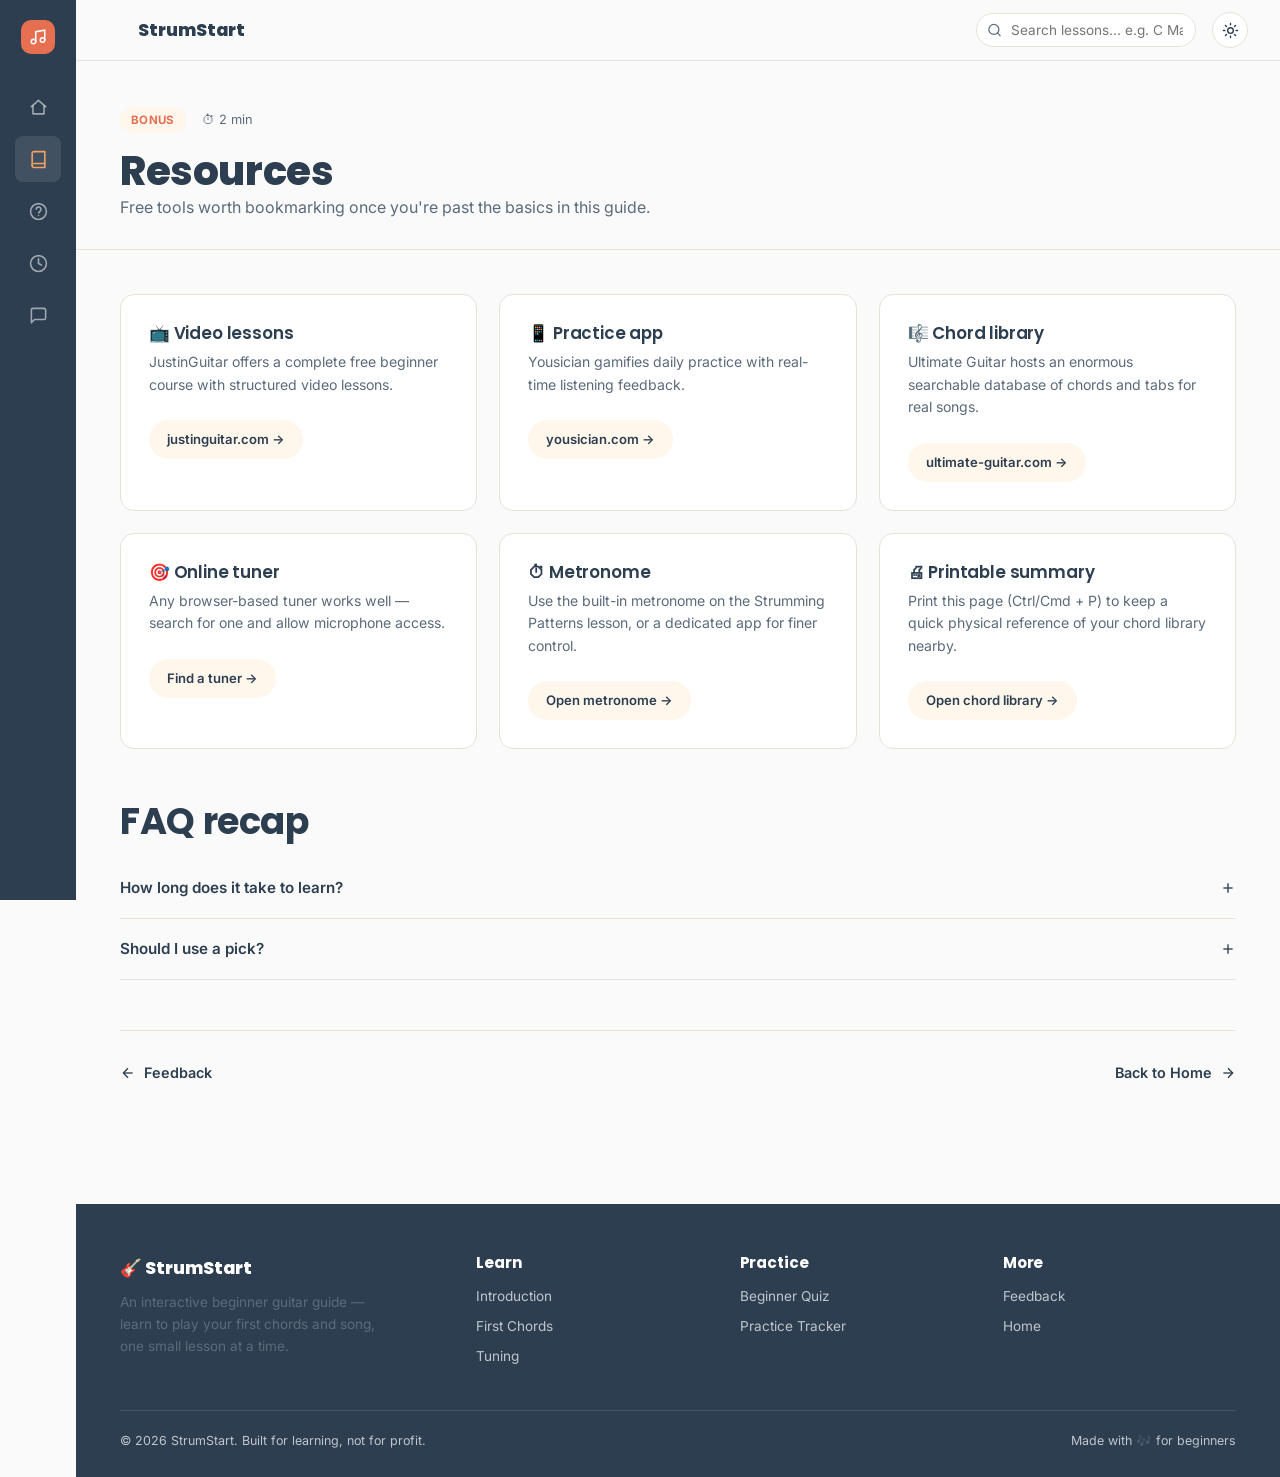
<file: lessons/resources.html>
<!DOCTYPE html>
<html lang="en">
<head>
<meta charset="UTF-8">
<meta name="viewport" content="width=device-width, initial-scale=1.0">
<title>Resources — StrumStart</title>
<link rel="stylesheet" href="../css/style.css">
<link rel="stylesheet" href="../css/responsive.css">
<link rel="stylesheet" href="../css/darkmode.css">
</head>
<body data-page="lessons">

<main>
  <header class="lesson-header">
    <div class="container">
      <div class="lesson-meta"><span class="badge">Bonus</span><span>⏱ 2 min</span></div>
      <h1>Resources</h1>
      <p style="max-width:600px;">Free tools worth bookmarking once you're past the basics in this guide.</p>
    </div>
  </header>

  <div class="lesson-body">
    <div class="container">

      <div class="grid-3 reveal">
        <div class="feature-card">
          <h3>📺 Video lessons</h3>
          <p>JustinGuitar offers a complete free beginner course with structured video lessons.</p>
          <a class="btn btn-ghost btn-sm" style="margin-top:10px;" href="https://www.justinguitar.com" target="_blank" rel="noopener">justinguitar.com →</a>
        </div>
        <div class="feature-card">
          <h3>📱 Practice app</h3>
          <p>Yousician gamifies daily practice with real-time listening feedback.</p>
          <a class="btn btn-ghost btn-sm" style="margin-top:10px;" href="https://www.yousician.com" target="_blank" rel="noopener">yousician.com →</a>
        </div>
        <div class="feature-card">
          <h3>🎼 Chord library</h3>
          <p>Ultimate Guitar hosts an enormous searchable database of chords and tabs for real songs.</p>
          <a class="btn btn-ghost btn-sm" style="margin-top:10px;" href="https://www.ultimate-guitar.com" target="_blank" rel="noopener">ultimate-guitar.com →</a>
        </div>
        <div class="feature-card">
          <h3>🎯 Online tuner</h3>
          <p>Any browser-based tuner works well — search for one and allow microphone access.</p>
          <a class="btn btn-ghost btn-sm" style="margin-top:10px;" href="https://www.google.com/search?q=online+guitar+tuner" target="_blank" rel="noopener">Find a tuner →</a>
        </div>
        <div class="feature-card">
          <h3>⏱ Metronome</h3>
          <p>Use the built-in metronome on the Strumming Patterns lesson, or a dedicated app for finer control.</p>
          <a class="btn btn-ghost btn-sm" style="margin-top:10px;" href="strumming.html">Open metronome →</a>
        </div>
        <div class="feature-card">
          <h3>🖨 Printable summary</h3>
          <p>Print this page (Ctrl/Cmd + P) to keep a quick physical reference of your chord library nearby.</p>
          <a class="btn btn-ghost btn-sm" style="margin-top:10px;" href="chords.html">Open chord library →</a>
        </div>
      </div>

      <h2 style="margin-top:50px;">FAQ recap</h2>
      <div class="reveal">
        <div class="faq-item">
          <div class="faq-q">How long does it take to learn?<svg viewBox="0 0 24 24" fill="none" stroke="currentColor" stroke-width="2"><line x1="12" y1="5" x2="12" y2="19"/><line x1="5" y1="12" x2="19" y2="12"/></svg></div>
          <div class="faq-a"><p>Most beginners can play a simple song within 3–4 weeks of practicing 15 minutes a day.</p></div>
        </div>
        <div class="faq-item">
          <div class="faq-q">Should I use a pick?<svg viewBox="0 0 24 24" fill="none" stroke="currentColor" stroke-width="2"><line x1="12" y1="5" x2="12" y2="19"/><line x1="5" y1="12" x2="19" y2="12"/></svg></div>
          <div class="faq-a"><p>Either works — try both during the Strumming lesson and see what feels natural to you.</p></div>
        </div>
      </div>

    </div>
  </div>

  <div class="container">
    <nav class="lesson-nav">
      <a href="feedback.html"><svg viewBox="0 0 24 24" fill="none" stroke="currentColor" stroke-width="2"><line x1="19" y1="12" x2="5" y2="12"/><polyline points="12 19 5 12 12 5"/></svg> Feedback</a>
      <a href="../index.html">Back to Home <svg viewBox="0 0 24 24" fill="none" stroke="currentColor" stroke-width="2"><line x1="5" y1="12" x2="19" y2="12"/><polyline points="12 5 19 12 12 19"/></svg></a>
    </nav>
  </div>
</main>

<script src="../js/app.js"></script>
<script src="../js/darkmode.js"></script>
<script>
  document.querySelectorAll(".faq-q").forEach(q => {
    q.addEventListener("click", () => q.closest(".faq-item").classList.toggle("open"));
  });
</script>
</body>
</html>
</file>
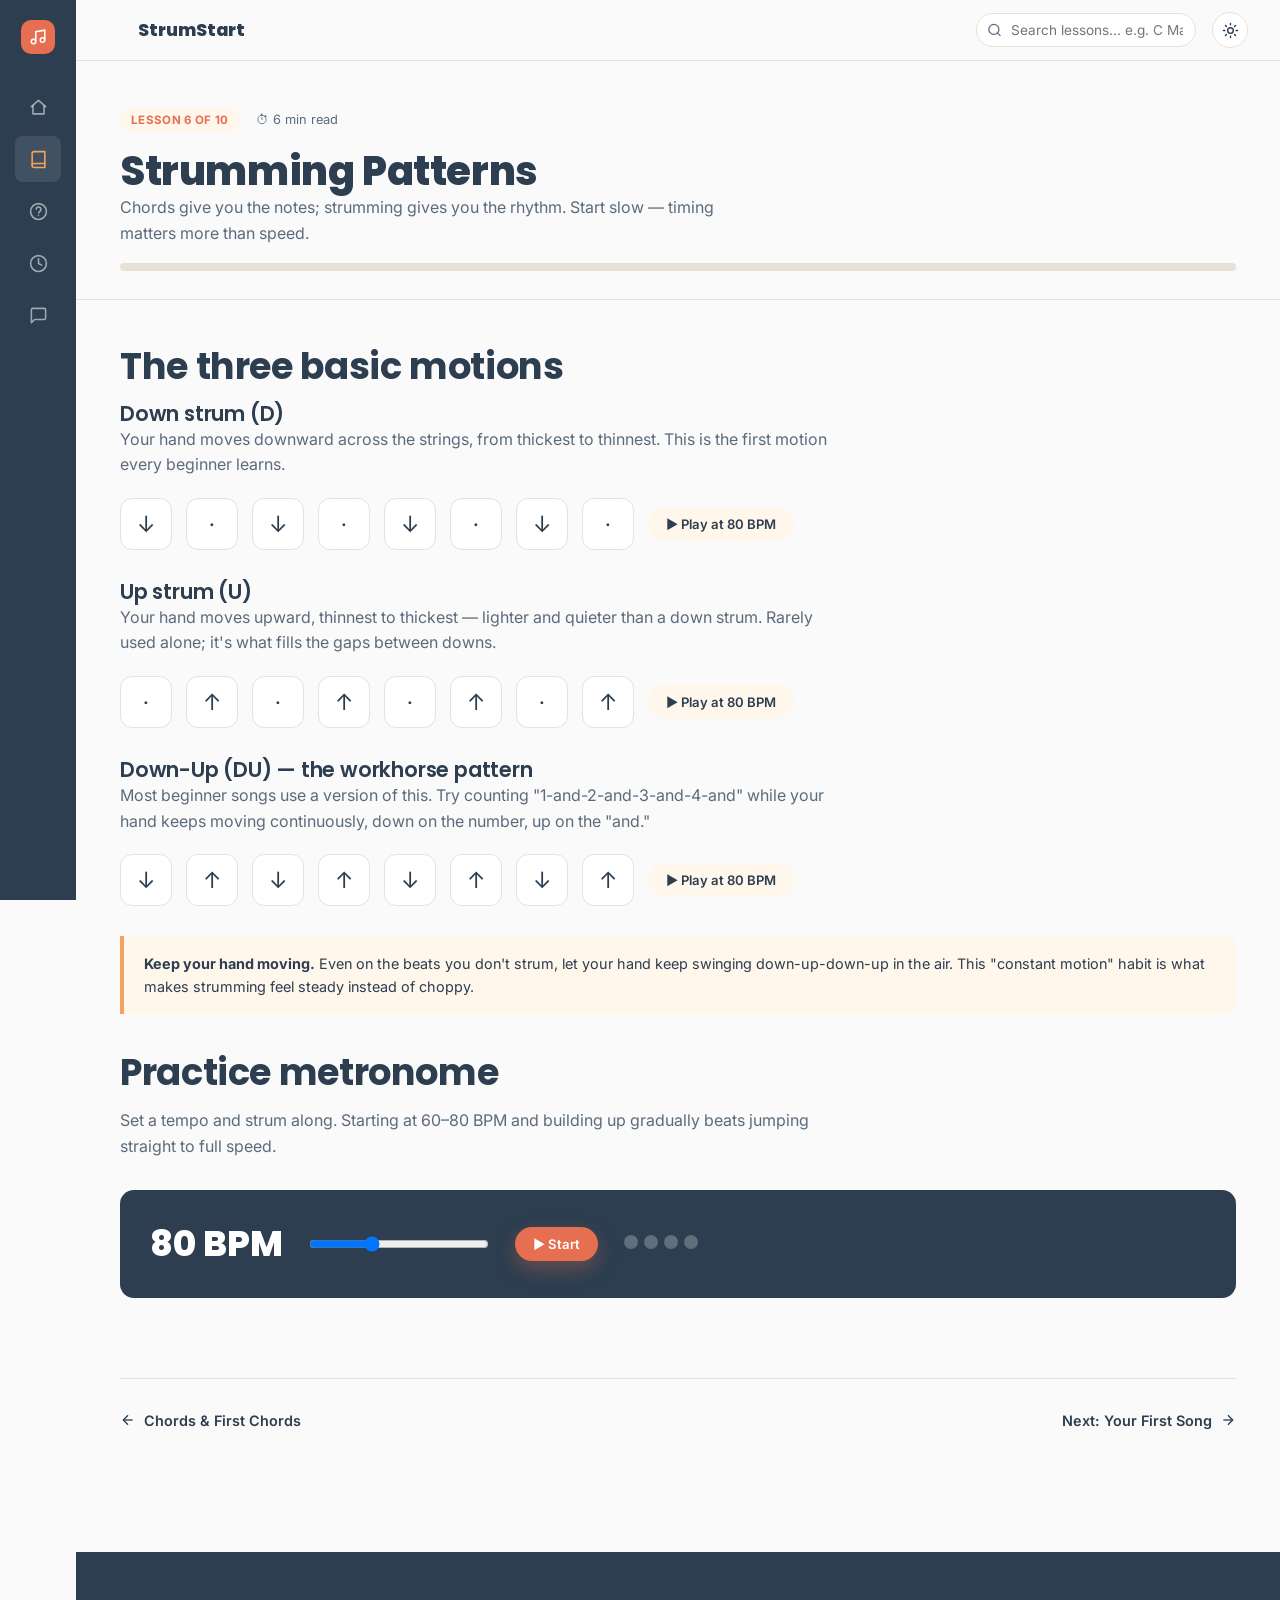
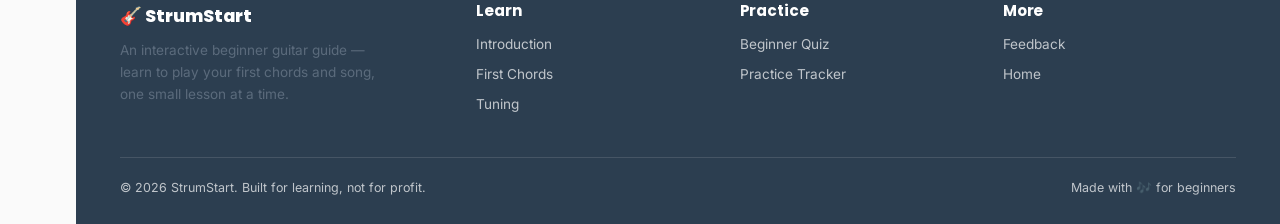
<file: lessons/strumming.html>
<!DOCTYPE html>
<html lang="en">
<head>
<meta charset="UTF-8">
<meta name="viewport" content="width=device-width, initial-scale=1.0">
<title>Strumming Patterns — StrumStart</title>
<link rel="stylesheet" href="../css/style.css">
<link rel="stylesheet" href="../css/responsive.css">
<link rel="stylesheet" href="../css/darkmode.css">
<style>
  .pattern-row { display:flex; gap:14px; align-items:center; margin: 20px 0 30px; flex-wrap:wrap; }
  .arrow-step {
    width: 52px; height: 52px; border-radius: 12px; background: var(--white); border: 1.5px solid var(--line);
    display:flex; align-items:center; justify-content:center; font-size:1.4rem; color: var(--navy); transition: all 150ms ease;
  }
  .arrow-step.active { background: var(--coral); color:white; border-color: var(--coral); transform: scale(1.12); }
  .metronome-box {
    background: var(--navy); color: white; border-radius: var(--radius); padding: 26px 30px; margin: 30px 0;
    display:flex; align-items:center; gap: 26px; flex-wrap:wrap;
  }
  .metronome-box .bpm-display { font-family: var(--font-display); font-size: 2.2rem; font-weight: 800; min-width:120px; }
  .metronome-box input[type=range] { width: 180px; }
  .beat-dot { width: 14px; height:14px; border-radius:50%; background: rgba(255,255,255,0.25); display:inline-block; margin-right:6px; transition: background 100ms ease; }
  .beat-dot.on { background: var(--sand); }
</style>
</head>
<body data-page="lessons">

<main>
  <header class="lesson-header">
    <div class="container">
      <div class="lesson-meta"><span class="badge">Lesson 6 of 10</span><span>⏱ 6 min read</span></div>
      <h1>Strumming Patterns</h1>
      <p style="max-width:600px;">Chords give you the notes; strumming gives you the rhythm. Start slow — timing matters more than speed.</p>
      <div class="progress-track"><div class="fill" style="width:0%"></div></div>
    </div>
  </header>

  <div class="lesson-body">
    <div class="container">

      <h2>The three basic motions</h2>

      <h3>Down strum (D)</h3>
      <p>Your hand moves downward across the strings, from thickest to thinnest. This is the first motion every beginner learns.</p>
      <div class="pattern-row reveal" data-pattern="D,-,D,-,D,-,D,-">
        <div class="arrow-step">↓</div><div class="arrow-step">·</div><div class="arrow-step">↓</div><div class="arrow-step">·</div>
        <div class="arrow-step">↓</div><div class="arrow-step">·</div><div class="arrow-step">↓</div><div class="arrow-step">·</div>
        <button class="btn btn-ghost btn-sm play-pattern">▶ Play at 80 BPM</button>
      </div>

      <h3>Up strum (U)</h3>
      <p>Your hand moves upward, thinnest to thickest — lighter and quieter than a down strum. Rarely used alone; it's what fills the gaps between downs.</p>
      <div class="pattern-row reveal" data-pattern="-,U,-,U,-,U,-,U">
        <div class="arrow-step">·</div><div class="arrow-step">↑</div><div class="arrow-step">·</div><div class="arrow-step">↑</div>
        <div class="arrow-step">·</div><div class="arrow-step">↑</div><div class="arrow-step">·</div><div class="arrow-step">↑</div>
        <button class="btn btn-ghost btn-sm play-pattern">▶ Play at 80 BPM</button>
      </div>

      <h3>Down-Up (DU) — the workhorse pattern</h3>
      <p>Most beginner songs use a version of this. Try counting "1-and-2-and-3-and-4-and" while your hand keeps moving continuously, down on the number, up on the "and."</p>
      <div class="pattern-row reveal" data-pattern="D,U,D,U,D,U,D,U">
        <div class="arrow-step">↓</div><div class="arrow-step">↑</div><div class="arrow-step">↓</div><div class="arrow-step">↑</div>
        <div class="arrow-step">↓</div><div class="arrow-step">↑</div><div class="arrow-step">↓</div><div class="arrow-step">↑</div>
        <button class="btn btn-ghost btn-sm play-pattern">▶ Play at 80 BPM</button>
      </div>

      <div class="callout reveal">
        <strong>Keep your hand moving.</strong> Even on the beats you don't strum, let your hand keep swinging down-up-down-up in the air. This "constant motion" habit is what makes strumming feel steady instead of choppy.
      </div>

      <h2>Practice metronome</h2>
      <p>Set a tempo and strum along. Starting at 60–80 BPM and building up gradually beats jumping straight to full speed.</p>
      <div class="metronome-box reveal">
        <div class="bpm-display" id="bpm-display">80 BPM</div>
        <input type="range" id="bpm-slider" min="40" max="160" value="80">
        <button class="btn btn-primary btn-sm" id="metronome-toggle">▶ Start</button>
        <div id="beat-dots">
          <span class="beat-dot"></span><span class="beat-dot"></span><span class="beat-dot"></span><span class="beat-dot"></span>
        </div>
      </div>

    </div>
  </div>

  <div class="container">
    <nav class="lesson-nav">
      <a href="chords.html"><svg viewBox="0 0 24 24" fill="none" stroke="currentColor" stroke-width="2"><line x1="19" y1="12" x2="5" y2="12"/><polyline points="12 19 5 12 12 5"/></svg> Chords &amp; First Chords</a>
      <a href="first-song.html">Next: Your First Song <svg viewBox="0 0 24 24" fill="none" stroke="currentColor" stroke-width="2"><line x1="5" y1="12" x2="19" y2="12"/><polyline points="12 5 19 12 12 19"/></svg></a>
    </nav>
  </div>
</main>

<script src="../js/app.js"></script>
<script src="../js/darkmode.js"></script>
<script>
  // Animate arrows in sequence when "Play pattern" is clicked
  document.querySelectorAll(".play-pattern").forEach(btn => {
    btn.addEventListener("click", () => {
      const row = btn.closest(".pattern-row");
      const steps = row.querySelectorAll(".arrow-step");
      let i = 0;
      const interval = setInterval(() => {
        steps.forEach(s => s.classList.remove("active"));
        if (i < steps.length) { steps[i].classList.add("active"); i++; }
        else { clearInterval(interval); steps.forEach(s => s.classList.remove("active")); }
      }, 300);
    });
  });

  // Working metronome using Web Audio scheduling
  let audioCtx, isPlaying = false, timerId, beat = 0, bpm = 80;
  const bpmSlider = document.getElementById("bpm-slider");
  const bpmDisplay = document.getElementById("bpm-display");
  const toggleBtn = document.getElementById("metronome-toggle");
  const dots = document.querySelectorAll(".beat-dot");

  bpmSlider.addEventListener("input", () => {
    bpm = Number(bpmSlider.value);
    bpmDisplay.textContent = bpm + " BPM";
  });

  function tick() {
    if (!audioCtx) audioCtx = new (window.AudioContext || window.webkitAudioContext)();
    const osc = audioCtx.createOscillator();
    const gain = audioCtx.createGain();
    osc.frequency.value = beat % 4 === 0 ? 1000 : 700;
    gain.gain.setValueAtTime(0.3, audioCtx.currentTime);
    gain.gain.exponentialRampToValueAtTime(0.001, audioCtx.currentTime + 0.08);
    osc.connect(gain).connect(audioCtx.destination);
    osc.start(); osc.stop(audioCtx.currentTime + 0.08);

    dots.forEach((d, idx) => d.classList.toggle("on", idx === beat % 4));
    beat++;
    timerId = setTimeout(tick, 60000 / bpm);
  }

  toggleBtn.addEventListener("click", () => {
    isPlaying = !isPlaying;
    if (isPlaying) {
      toggleBtn.textContent = "■ Stop";
      beat = 0;
      tick();
    } else {
      toggleBtn.textContent = "▶ Start";
      clearTimeout(timerId);
      dots.forEach(d => d.classList.remove("on"));
    }
  });
</script>
</body>
</html>
</file>
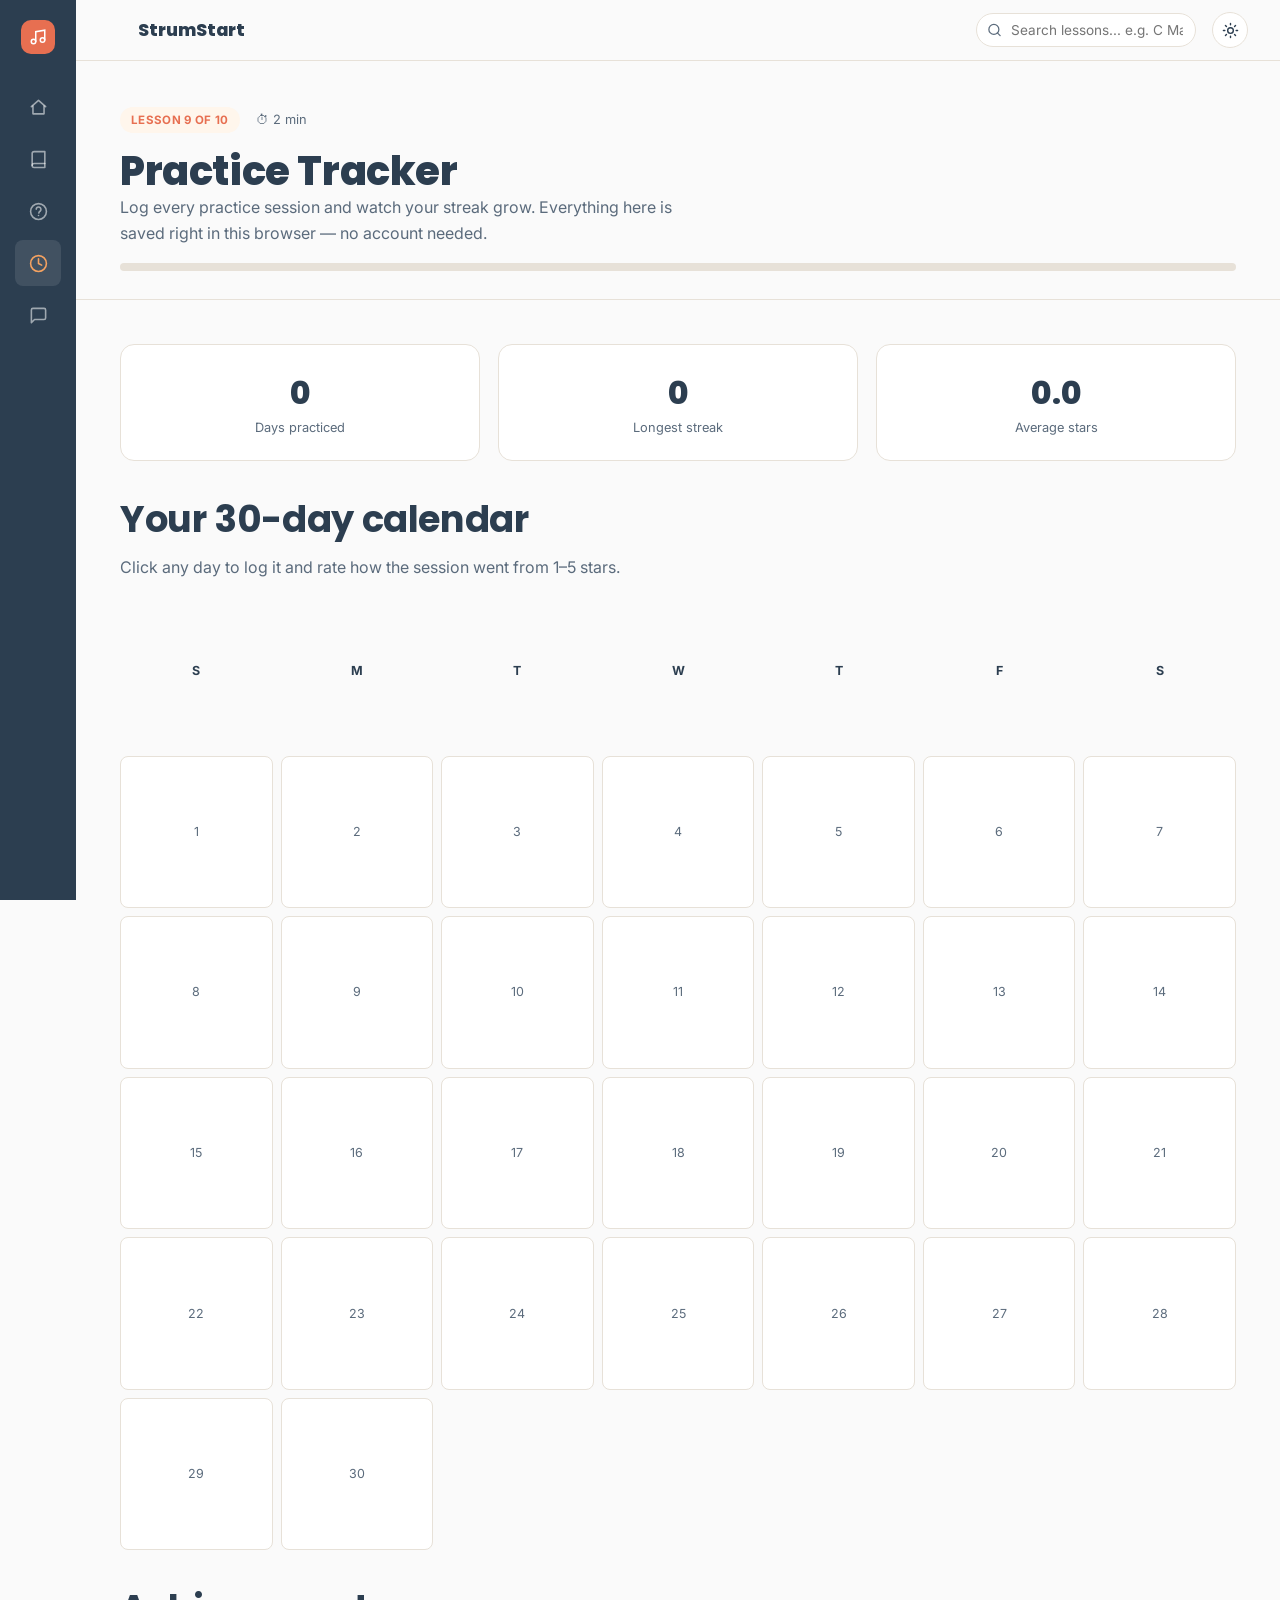
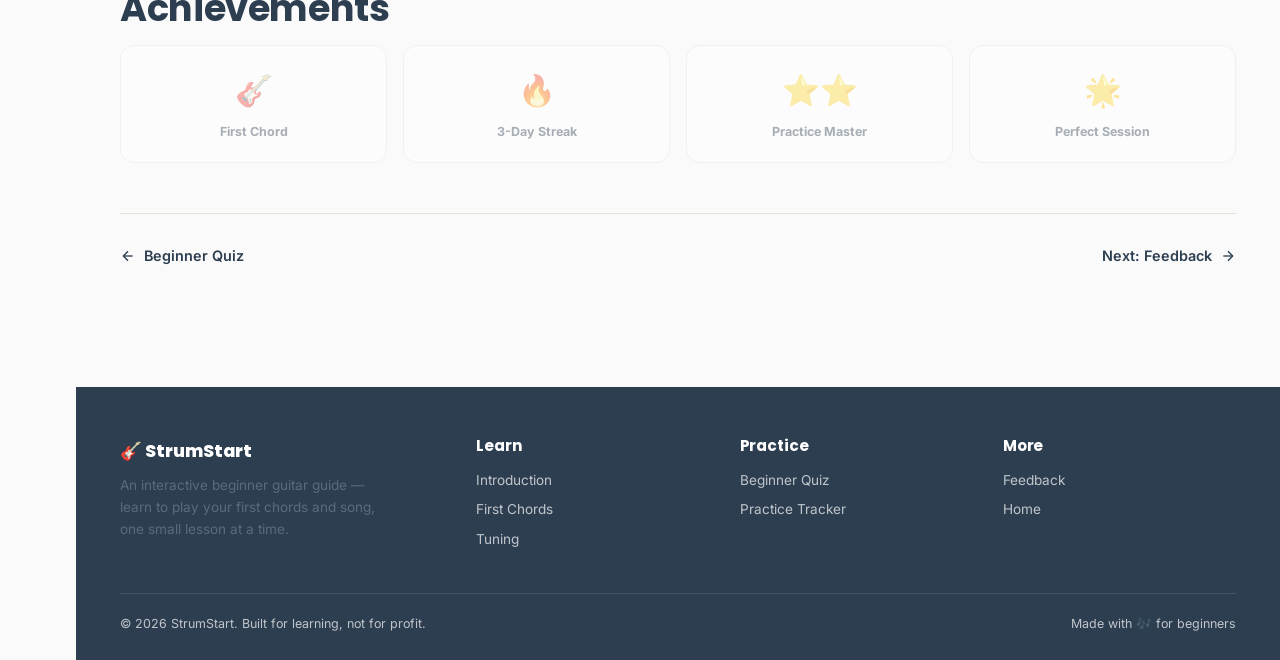
<file: lessons/tracker.html>
<!DOCTYPE html>
<html lang="en">
<head>
<meta charset="UTF-8">
<meta name="viewport" content="width=device-width, initial-scale=1.0">
<title>Practice Tracker — StrumStart</title>
<link rel="stylesheet" href="../css/style.css">
<link rel="stylesheet" href="../css/responsive.css">
<link rel="stylesheet" href="../css/darkmode.css">
</head>
<body data-page="tracker">

<main>
  <header class="lesson-header">
    <div class="container">
      <div class="lesson-meta"><span class="badge">Lesson 9 of 10</span><span>⏱ 2 min</span></div>
      <h1>Practice Tracker</h1>
      <p style="max-width:600px;">Log every practice session and watch your streak grow. Everything here is saved right in this browser — no account needed.</p>
      <div class="progress-track"><div class="fill" id="tracker-progress-fill" style="width:0%"></div></div>
    </div>
  </header>

  <div class="lesson-body">
    <div class="container">

      <div class="tracker-summary reveal">
        <div class="stat-card"><div class="num" id="stat-days">0</div><div class="lbl">Days practiced</div></div>
        <div class="stat-card"><div class="num" id="stat-streak">0</div><div class="lbl">Longest streak</div></div>
        <div class="stat-card"><div class="num" id="stat-stars">0.0</div><div class="lbl">Average stars</div></div>
      </div>

      <h2>Your 30-day calendar</h2>
      <p>Click any day to log it and rate how the session went from 1–5 stars.</p>
      <div class="calendar-grid reveal" id="calendar-grid"></div>

      <h2>Achievements</h2>
      <div class="badge-grid reveal" id="achievement-grid"></div>

    </div>
  </div>

  <div class="container">
    <nav class="lesson-nav">
      <a href="quiz.html"><svg viewBox="0 0 24 24" fill="none" stroke="currentColor" stroke-width="2"><line x1="19" y1="12" x2="5" y2="12"/><polyline points="12 19 5 12 12 5"/></svg> Beginner Quiz</a>
      <a href="feedback.html">Next: Feedback <svg viewBox="0 0 24 24" fill="none" stroke="currentColor" stroke-width="2"><line x1="5" y1="12" x2="19" y2="12"/><polyline points="12 5 19 12 12 19"/></svg></a>
    </nav>
  </div>
</main>

<script src="../js/app.js"></script>
<script src="../js/darkmode.js"></script>
<script src="../js/tracker.js"></script>
</body>
</html>
</file>
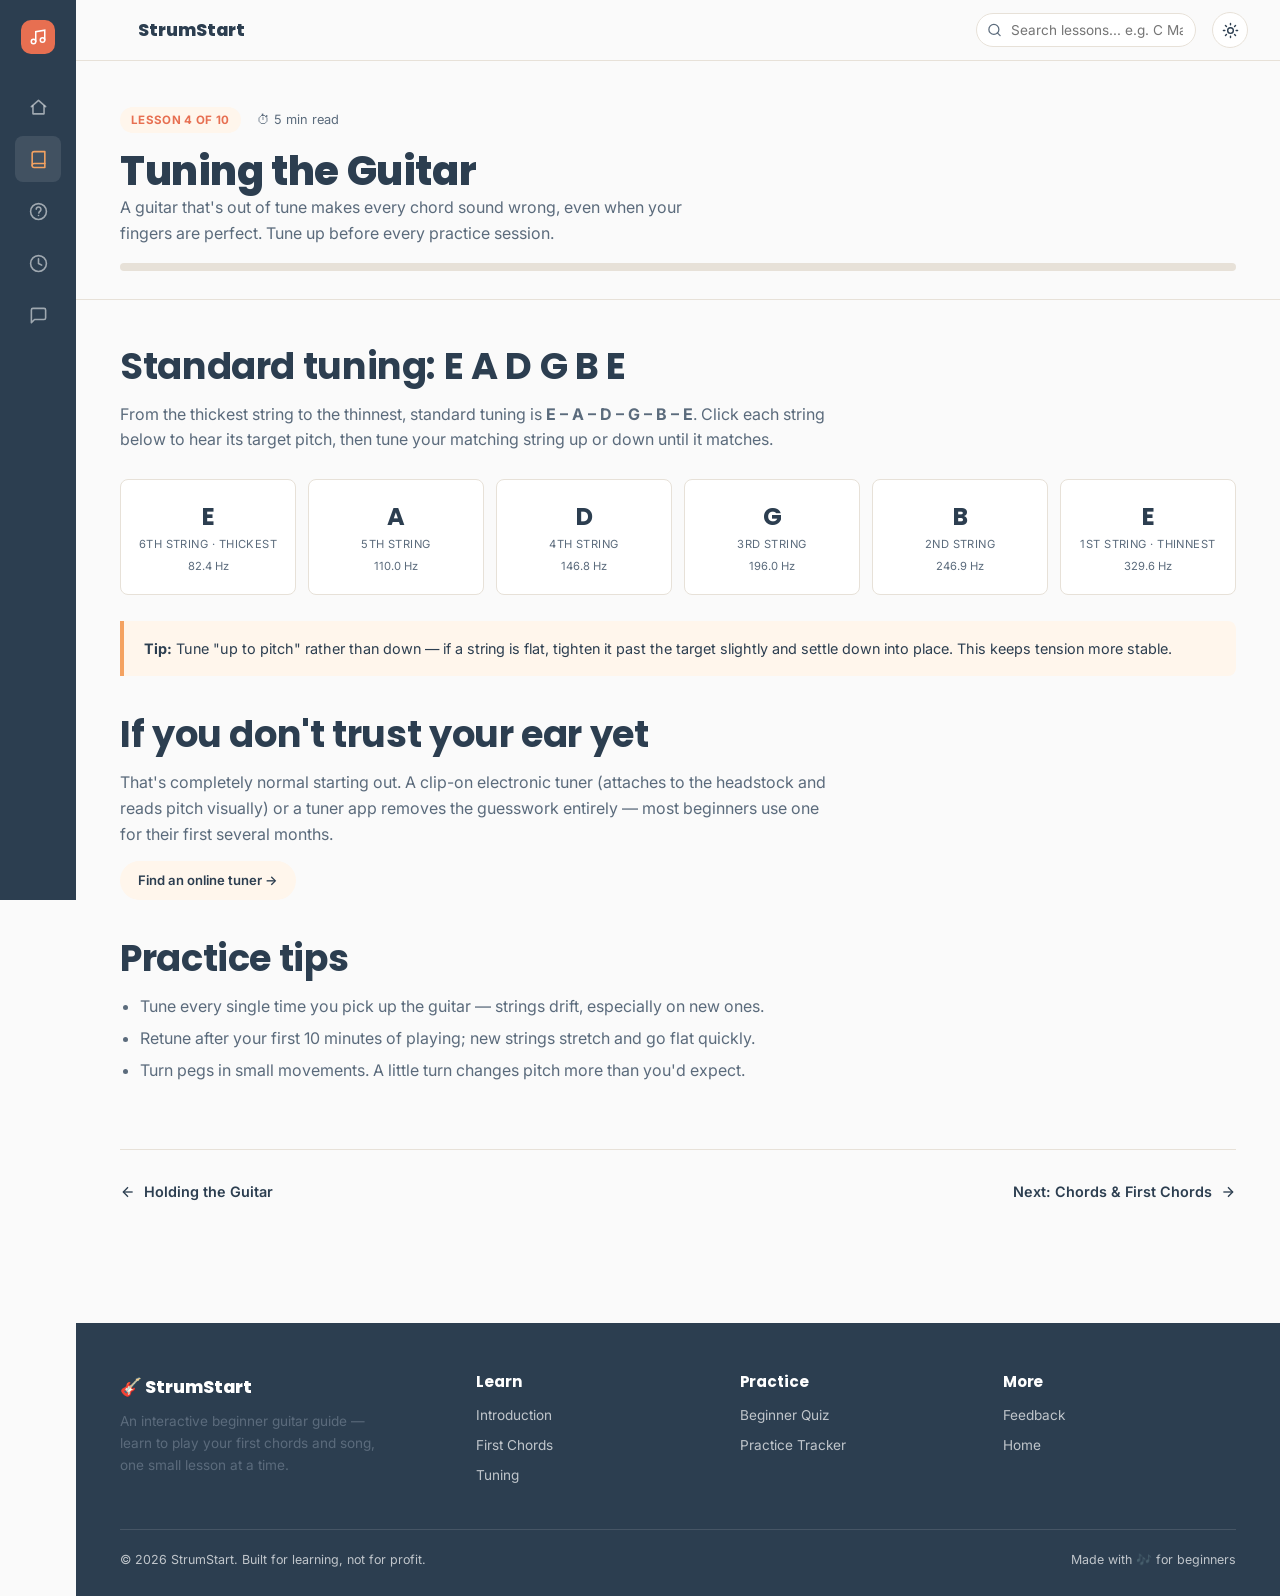
<file: lessons/tuning.html>
<!DOCTYPE html>
<html lang="en">
<head>
<meta charset="UTF-8">
<meta name="viewport" content="width=device-width, initial-scale=1.0">
<title>Tuning the Guitar — StrumStart</title>
<link rel="stylesheet" href="../css/style.css">
<link rel="stylesheet" href="../css/responsive.css">
<link rel="stylesheet" href="../css/darkmode.css">
<style>
  .string-row { display:flex; gap:12px; flex-wrap:wrap; margin: 26px 0; }
  .string-btn {
    flex: 1; min-width: 90px; background: var(--white); border: 1.5px solid var(--line); border-radius: var(--radius-sm);
    padding: 18px 10px; text-align:center; cursor:pointer; transition: all var(--transition);
  }
  .string-btn:hover, .string-btn.playing { border-color: var(--coral); background: var(--cream); transform: translateY(-3px); }
  .string-btn .note { font-family: var(--font-display); font-weight: 700; font-size: 1.5rem; color: var(--navy); }
  .string-btn .num { font-size: 0.7rem; color: var(--ink-soft); text-transform: uppercase; letter-spacing: 0.04em; }
  .string-btn .hz { font-size: 0.7rem; color: var(--ink-soft); margin-top:4px; }
</style>
</head>
<body data-page="lessons">

<main>
  <header class="lesson-header">
    <div class="container">
      <div class="lesson-meta"><span class="badge">Lesson 4 of 10</span><span>⏱ 5 min read</span></div>
      <h1>Tuning the Guitar</h1>
      <p style="max-width:600px;">A guitar that's out of tune makes every chord sound wrong, even when your fingers are perfect. Tune up before every practice session.</p>
      <div class="progress-track"><div class="fill" style="width:0%"></div></div>
    </div>
  </header>

  <div class="lesson-body">
    <div class="container">

      <h2>Standard tuning: E A D G B E</h2>
      <p>From the thickest string to the thinnest, standard tuning is <strong>E – A – D – G – B – E</strong>. Click each string below to hear its target pitch, then tune your matching string up or down until it matches.</p>

      <div class="string-row reveal" id="string-row">
        <div class="string-btn" data-freq="82.41" data-note="E"><div class="note">E</div><div class="num">6th string · thickest</div><div class="hz">82.4 Hz</div></div>
        <div class="string-btn" data-freq="110.00" data-note="A"><div class="note">A</div><div class="num">5th string</div><div class="hz">110.0 Hz</div></div>
        <div class="string-btn" data-freq="146.83" data-note="D"><div class="note">D</div><div class="num">4th string</div><div class="hz">146.8 Hz</div></div>
        <div class="string-btn" data-freq="196.00" data-note="G"><div class="note">G</div><div class="num">3rd string</div><div class="hz">196.0 Hz</div></div>
        <div class="string-btn" data-freq="246.94" data-note="B"><div class="note">B</div><div class="num">2nd string</div><div class="hz">246.9 Hz</div></div>
        <div class="string-btn" data-freq="329.63" data-note="E"><div class="note">E</div><div class="num">1st string · thinnest</div><div class="hz">329.6 Hz</div></div>
      </div>

      <div class="callout reveal">
        <strong>Tip:</strong> Tune "up to pitch" rather than down — if a string is flat, tighten it past the target slightly and settle down into place. This keeps tension more stable.
      </div>

      <h2>If you don't trust your ear yet</h2>
      <p>That's completely normal starting out. A clip-on electronic tuner (attaches to the headstock and reads pitch visually) or a tuner app removes the guesswork entirely — most beginners use one for their first several months.</p>
      <a class="btn btn-ghost btn-sm" href="https://www.google.com/search?q=online+guitar+tuner" target="_blank" rel="noopener">Find an online tuner →</a>

      <h2>Practice tips</h2>
      <ul>
        <li>Tune every single time you pick up the guitar — strings drift, especially on new ones.</li>
        <li>Retune after your first 10 minutes of playing; new strings stretch and go flat quickly.</li>
        <li>Turn pegs in small movements. A little turn changes pitch more than you'd expect.</li>
      </ul>

    </div>
  </div>

  <div class="container">
    <nav class="lesson-nav">
      <a href="posture.html"><svg viewBox="0 0 24 24" fill="none" stroke="currentColor" stroke-width="2"><line x1="19" y1="12" x2="5" y2="12"/><polyline points="12 19 5 12 12 5"/></svg> Holding the Guitar</a>
      <a href="chords.html">Next: Chords &amp; First Chords <svg viewBox="0 0 24 24" fill="none" stroke="currentColor" stroke-width="2"><line x1="5" y1="12" x2="19" y2="12"/><polyline points="12 5 19 12 12 19"/></svg></a>
    </nav>
  </div>
</main>

<script src="../js/app.js"></script>
<script src="../js/darkmode.js"></script>
<script>
  // Simple reference-tone player using the Web Audio API
  let audioCtx;
  document.querySelectorAll(".string-btn").forEach(btn => {
    btn.addEventListener("click", () => {
      if (!audioCtx) audioCtx = new (window.AudioContext || window.webkitAudioContext)();
      const osc = audioCtx.createOscillator();
      const gain = audioCtx.createGain();
      osc.type = "sine";
      osc.frequency.value = parseFloat(btn.dataset.freq);
      gain.gain.setValueAtTime(0.25, audioCtx.currentTime);
      gain.gain.exponentialRampToValueAtTime(0.001, audioCtx.currentTime + 1.6);
      osc.connect(gain).connect(audioCtx.destination);
      osc.start();
      osc.stop(audioCtx.currentTime + 1.6);
      btn.classList.add("playing");
      setTimeout(() => btn.classList.remove("playing"), 1600);
    });
  });
</script>
</body>
</html>
</file>
<file: css/style.css>
/* =========================================================
   STRUMSTART — CORE STYLESHEET
   Design language: "Fretboard & Sunset"
   A warm, tactile studio feel built around the physical
   object at the center of the subject — the guitar itself.
   String-line dividers, fret-dot progress markers, and a
   warm sunset palette (navy / sand / coral) carry the theme
   through every page.
   ========================================================= */

@import url('https://fonts.googleapis.com/css2?family=Poppins:wght@500;600;700;800&family=Inter:wght@400;500;600;700&display=swap');

:root {
  /* ---- Color tokens ---- */
  --navy: #2C3E50;
  --navy-deep: #1B2530;
  --sand: #F4A261;
  --coral: #E76F51;
  --bg: #FAFAFA;
  --cream: #FFF6EC;
  --line: #E7E1D8;
  --ink: #2C3E50;
  --ink-soft: #5B6B7C;
  --white: #FFFFFF;
  --success: #6B9080;

  /* ---- Type ---- */
  --font-display: 'Poppins', sans-serif;
  --font-body: 'Inter', sans-serif;

  /* ---- Layout ---- */
  --radius: 14px;
  --radius-sm: 8px;
  --shadow-soft: 0 4px 20px rgba(44, 62, 80, 0.08);
  --shadow-lift: 0 10px 30px rgba(44, 62, 80, 0.14);
  --sidebar-w: 76px;
  --max-w: 1180px;
  --transition: 220ms cubic-bezier(.4,0,.2,1);
}

* { box-sizing: border-box; margin: 0; padding: 0; }

html { scroll-behavior: smooth; }

@media (prefers-reduced-motion: reduce) {
  html { scroll-behavior: auto; }
  *, *::before, *::after { animation-duration: 0.01ms !important; animation-iteration-count: 1 !important; transition-duration: 0.01ms !important; }
}

body {
  font-family: var(--font-body);
  background: var(--bg);
  color: var(--ink);
  line-height: 1.6;
  padding-left: var(--sidebar-w);
  -webkit-font-smoothing: antialiased;
}

img { max-width: 100%; display: block; }

a { color: inherit; text-decoration: none; }

h1, h2, h3, h4 {
  font-family: var(--font-display);
  color: var(--navy);
  line-height: 1.2;
  letter-spacing: -0.01em;
}

h1 { font-size: clamp(2.2rem, 4vw, 3.4rem); font-weight: 800; }
h2 { font-size: clamp(1.6rem, 3vw, 2.3rem); font-weight: 700; }
h3 { font-size: 1.3rem; font-weight: 600; }

p { color: var(--ink-soft); }

.container {
  max-width: var(--max-w);
  margin: 0 auto;
  padding: 0 32px;
}

/* Visible keyboard focus everywhere */
a:focus-visible, button:focus-visible, input:focus-visible, textarea:focus-visible, select:focus-visible, [tabindex]:focus-visible {
  outline: 3px solid var(--sand);
  outline-offset: 2px;
  border-radius: 4px;
}

/* =========================================================
   STRING DIVIDER — signature element
   A hand-drawn-feeling SVG "string" that separates sections,
   echoing the six strings of a guitar. Slight wave = a
   plucked string at rest, never perfectly straight.
   ========================================================= */
.string-divider {
  width: 100%;
  height: 28px;
  margin: 0 auto;
  opacity: 0.5;
}
.string-divider path {
  stroke: var(--sand);
  stroke-width: 2;
  fill: none;
}

/* =========================================================
   TOP UTILITY BAR (search, dark mode, reading progress)
   ========================================================= */
.topbar {
  position: sticky;
  top: 0;
  z-index: 40;
  display: flex;
  align-items: center;
  gap: 16px;
  background: rgba(250, 250, 250, 0.9);
  backdrop-filter: blur(10px);
  border-bottom: 1px solid var(--line);
  padding: 12px 32px;
}
.topbar .brand {
  font-family: var(--font-display);
  font-weight: 800;
  font-size: 1.1rem;
  color: var(--navy);
  margin-right: auto;
  display: flex;
  align-items: center;
  gap: 8px;
}
.topbar .brand svg { width: 22px; height: 22px; }

.search-box {
  position: relative;
  width: 220px;
}
.search-box input {
  width: 100%;
  padding: 8px 12px 8px 34px;
  border-radius: 20px;
  border: 1px solid var(--line);
  background: var(--white);
  font-family: var(--font-body);
  font-size: 0.85rem;
  color: var(--ink);
}
.search-box svg {
  position: absolute;
  left: 11px;
  top: 50%;
  transform: translateY(-50%);
  width: 15px;
  height: 15px;
  stroke: var(--ink-soft);
}
.search-results {
  position: absolute;
  top: calc(100% + 6px);
  left: 0;
  width: 100%;
  background: var(--white);
  border: 1px solid var(--line);
  border-radius: var(--radius-sm);
  box-shadow: var(--shadow-lift);
  max-height: 240px;
  overflow-y: auto;
  z-index: 50;
  display: none;
}
.search-results.open { display: block; }
.search-results a {
  display: block;
  padding: 9px 14px;
  font-size: 0.85rem;
  border-bottom: 1px solid var(--line);
}
.search-results a:last-child { border-bottom: none; }
.search-results a:hover { background: var(--cream); }
.search-results .empty { padding: 12px 14px; font-size: 0.8rem; color: var(--ink-soft); }

.icon-btn {
  width: 36px;
  height: 36px;
  border-radius: 50%;
  border: 1px solid var(--line);
  background: var(--white);
  display: flex;
  align-items: center;
  justify-content: center;
  cursor: pointer;
  transition: transform var(--transition), background var(--transition);
}
.icon-btn:hover { transform: translateY(-2px); background: var(--cream); }
.icon-btn svg { width: 17px; height: 17px; stroke: var(--navy); }

/* =========================================================
   FLOATING SIDEBAR NAV
   ========================================================= */
.sidebar {
  position: fixed;
  left: 0;
  top: 0;
  bottom: 0;
  width: var(--sidebar-w);
  background: var(--navy);
  display: flex;
  flex-direction: column;
  align-items: center;
  padding: 20px 0;
  z-index: 50;
}
.sidebar .logo-mark {
  width: 34px;
  height: 34px;
  border-radius: 10px;
  background: var(--coral);
  display: flex;
  align-items: center;
  justify-content: center;
  margin-bottom: 30px;
}
.sidebar .logo-mark svg { width: 18px; height: 18px; stroke: white; }
.sidebar nav {
  display: flex;
  flex-direction: column;
  gap: 6px;
  flex: 1;
}
.sidebar a {
  width: 46px;
  height: 46px;
  border-radius: var(--radius-sm);
  display: flex;
  align-items: center;
  justify-content: center;
  color: rgba(255,255,255,0.55);
  position: relative;
  transition: background var(--transition), color var(--transition);
}
.sidebar a svg { width: 19px; height: 19px; stroke: currentColor; }
.sidebar a:hover, .sidebar a.active { background: rgba(255,255,255,0.1); color: var(--sand); }
.sidebar a .tip {
  position: absolute;
  left: 56px;
  background: var(--navy-deep);
  color: white;
  font-size: 0.72rem;
  padding: 5px 10px;
  border-radius: 6px;
  white-space: nowrap;
  opacity: 0;
  pointer-events: none;
  transform: translateX(-4px);
  transition: opacity var(--transition), transform var(--transition);
}
.sidebar a:hover .tip { opacity: 1; transform: translateX(0); }

/* =========================================================
   BUTTONS
   ========================================================= */
.btn {
  display: inline-flex;
  align-items: center;
  gap: 8px;
  font-family: var(--font-body);
  font-weight: 600;
  font-size: 0.92rem;
  padding: 13px 26px;
  border-radius: 40px;
  border: none;
  cursor: pointer;
  transition: transform var(--transition), box-shadow var(--transition), background var(--transition);
}
.btn-primary { background: var(--coral); color: white; box-shadow: 0 8px 20px rgba(231, 111, 81, 0.32); }
.btn-primary:hover { transform: translateY(-2px); box-shadow: 0 12px 26px rgba(231, 111, 81, 0.4); }
.btn-outline { background: transparent; color: var(--navy); border: 1.5px solid var(--navy); }
.btn-outline:hover { background: var(--navy); color: white; }
.btn-ghost { background: var(--cream); color: var(--navy); }
.btn-ghost:hover { background: var(--sand); color: white; }
.btn-sm { padding: 9px 18px; font-size: 0.82rem; }
.btn:disabled { opacity: 0.45; cursor: not-allowed; transform: none !important; }

/* =========================================================
   HERO
   ========================================================= */
.hero {
  padding: 90px 0 60px;
  position: relative;
  overflow: hidden;
}
.hero .container {
  display: grid;
  grid-template-columns: 1.1fr 0.9fr;
  gap: 50px;
  align-items: center;
}
.hero .eyebrow {
  display: inline-flex;
  align-items: center;
  gap: 8px;
  font-size: 0.78rem;
  font-weight: 700;
  letter-spacing: 0.06em;
  text-transform: uppercase;
  color: var(--coral);
  background: rgba(231,111,81,0.09);
  padding: 7px 14px;
  border-radius: 20px;
  margin-bottom: 20px;
}
.hero h1 { margin-bottom: 18px; }
.hero h1 .accent { color: var(--coral); }
.hero p.lead { font-size: 1.08rem; max-width: 480px; margin-bottom: 30px; }
.hero .cta-row { display: flex; gap: 14px; flex-wrap: wrap; margin-bottom: 34px; }
.hero .trust-row { display: flex; gap: 26px; color: var(--ink-soft); font-size: 0.85rem; }
.hero .trust-row strong { color: var(--navy); font-family: var(--font-display); display: block; font-size: 1.3rem; }

.hero-visual {
  position: relative;
  aspect-ratio: 4/5;
  border-radius: 24px;
  background: linear-gradient(160deg, var(--navy) 0%, #3B5166 100%);
  overflow: hidden;
  box-shadow: var(--shadow-lift);
}
.hero-visual svg { width: 100%; height: 100%; }

/* =========================================================
   ROADMAP (learning path)
   ========================================================= */
.roadmap { padding: 70px 0; }
.section-head { text-align: center; max-width: 560px; margin: 0 auto 46px; }
.section-head .eyebrow { color: var(--coral); font-weight: 700; font-size: 0.8rem; letter-spacing: 0.06em; text-transform: uppercase; }
.section-head h2 { margin: 10px 0 12px; }

.roadmap-track {
  display: flex;
  overflow-x: auto;
  gap: 0;
  padding: 10px 4px 26px;
  scrollbar-width: thin;
}
.roadmap-step {
  min-width: 168px;
  text-align: center;
  position: relative;
  padding: 0 6px;
}
.roadmap-step .fret-dot {
  width: 46px;
  height: 46px;
  border-radius: 50%;
  background: var(--white);
  border: 2px solid var(--sand);
  display: flex;
  align-items: center;
  justify-content: center;
  font-family: var(--font-display);
  font-weight: 700;
  color: var(--navy);
  margin: 0 auto 12px;
  position: relative;
  z-index: 2;
}
.roadmap-step.done .fret-dot { background: var(--coral); border-color: var(--coral); color: white; }
.roadmap-step::before {
  content: '';
  position: absolute;
  top: 23px;
  left: -50%;
  width: 100%;
  height: 2px;
  background: var(--line);
  z-index: 1;
}
.roadmap-step:first-child::before { display: none; }
.roadmap-step h4 { font-size: 0.85rem; font-weight: 600; color: var(--navy); margin-bottom: 4px; }
.roadmap-step p { font-size: 0.74rem; color: var(--ink-soft); }

/* =========================================================
   CARDS / FEATURES
   ========================================================= */
.grid-3 { display: grid; grid-template-columns: repeat(3, 1fr); gap: 22px; }
.grid-2 { display: grid; grid-template-columns: repeat(2, 1fr); gap: 22px; }

.feature-card {
  background: var(--white);
  border: 1px solid var(--line);
  border-radius: var(--radius);
  padding: 28px;
  transition: transform var(--transition), box-shadow var(--transition);
}
.feature-card:hover { transform: translateY(-4px); box-shadow: var(--shadow-soft); }
.feature-card .icon-wrap {
  width: 42px; height: 42px; border-radius: 12px;
  background: var(--cream);
  display: flex; align-items: center; justify-content: center;
  margin-bottom: 16px;
}
.feature-card .icon-wrap svg { width: 20px; height: 20px; stroke: var(--coral); }
.feature-card h3 { margin-bottom: 8px; font-size: 1.05rem; }
.feature-card p { font-size: 0.88rem; }

/* =========================================================
   TESTIMONIALS
   ========================================================= */
.testimonial {
  background: var(--cream);
  border-radius: var(--radius);
  padding: 26px;
}
.testimonial p { color: var(--ink); font-style: italic; margin-bottom: 16px; font-size: 0.94rem; }
.testimonial .who { display: flex; align-items: center; gap: 10px; }
.testimonial .avatar {
  width: 36px; height: 36px; border-radius: 50%;
  background: var(--sand); color: white;
  display: flex; align-items: center; justify-content: center;
  font-family: var(--font-display); font-weight: 700; font-size: 0.85rem;
}
.testimonial .who strong { font-size: 0.85rem; color: var(--navy); display: block; }
.testimonial .who span { font-size: 0.76rem; color: var(--ink-soft); }

/* =========================================================
   FOOTER
   ========================================================= */
footer.site-footer {
  background: var(--navy);
  color: rgba(255,255,255,0.7);
  padding: 50px 0 26px;
  margin-top: 60px;
}
footer.site-footer .foot-grid {
  display: grid;
  grid-template-columns: 1.4fr 1fr 1fr 1fr;
  gap: 30px;
  margin-bottom: 34px;
}
footer.site-footer h4 { color: white; font-size: 0.95rem; margin-bottom: 14px; }
footer.site-footer ul { list-style: none; }
footer.site-footer li { margin-bottom: 8px; font-size: 0.85rem; }
footer.site-footer a:hover { color: var(--sand); }
footer.site-footer .foot-brand { font-family: var(--font-display); font-weight: 800; color: white; font-size: 1.1rem; margin-bottom: 10px; }
footer.site-footer .foot-bottom {
  border-top: 1px solid rgba(255,255,255,0.12);
  padding-top: 20px;
  font-size: 0.78rem;
  display: flex;
  justify-content: space-between;
}

/* =========================================================
   LESSON PAGE LAYOUT
   ========================================================= */
.lesson-header {
  padding: 46px 0 28px;
  border-bottom: 1px solid var(--line);
}
.lesson-meta { display: flex; gap: 16px; align-items: center; flex-wrap: wrap; font-size: 0.8rem; color: var(--ink-soft); margin-bottom: 14px; }
.lesson-meta .badge {
  background: var(--cream); color: var(--coral); font-weight: 700;
  padding: 4px 11px; border-radius: 20px; font-size: 0.72rem; letter-spacing: 0.03em; text-transform: uppercase;
}
.lesson-header h1 { font-size: clamp(1.8rem, 3.4vw, 2.5rem); }

.progress-track {
  width: 100%; height: 8px; background: var(--line); border-radius: 20px; overflow: hidden; margin-top: 16px;
}
.progress-track .fill {
  height: 100%; background: linear-gradient(90deg, var(--sand), var(--coral)); border-radius: 20px;
  transition: width 400ms ease;
}

.lesson-body { padding: 44px 0 20px; }
.lesson-body h2 { margin: 36px 0 14px; }
.lesson-body h2:first-child { margin-top: 0; }
.lesson-body p { margin-bottom: 14px; max-width: 720px; }
.lesson-body ul, .lesson-body ol { margin: 0 0 16px 20px; color: var(--ink-soft); }
.lesson-body li { margin-bottom: 6px; }

.callout {
  background: var(--cream);
  border-left: 4px solid var(--sand);
  border-radius: 0 var(--radius-sm) var(--radius-sm) 0;
  padding: 16px 20px;
  margin: 20px 0;
  font-size: 0.9rem;
}
.callout strong { color: var(--navy); }

.lesson-nav {
  display: flex; justify-content: space-between; align-items: center;
  padding: 30px 0 60px; border-top: 1px solid var(--line); margin-top: 30px;
}
.lesson-nav a { font-weight: 600; font-size: 0.9rem; display: flex; align-items: center; gap: 8px; color: var(--navy); }
.lesson-nav a:hover { color: var(--coral); }
.lesson-nav svg { width: 16px; height: 16px; stroke: currentColor; }

/* =========================================================
   HOVER-LABEL DIAGRAM (guitar anatomy / posture)
   ========================================================= */
.diagram-wrap {
  position: relative;
  background: var(--white);
  border: 1px solid var(--line);
  border-radius: var(--radius);
  padding: 30px;
  max-width: 560px;
}
.hotspot {
  position: absolute;
  width: 16px; height: 16px;
  border-radius: 50%;
  background: var(--coral);
  border: 3px solid white;
  box-shadow: 0 0 0 2px var(--coral);
  cursor: pointer;
  transform: translate(-50%, -50%);
  animation: pulse 2s infinite;
}
@keyframes pulse { 0%,100%{ box-shadow: 0 0 0 2px var(--coral);} 50%{ box-shadow: 0 0 0 8px rgba(231,111,81,0.15);} }
.hotspot .label-pop {
  position: absolute;
  top: -8px; left: 24px;
  background: var(--navy);
  color: white;
  padding: 8px 12px;
  border-radius: 8px;
  font-size: 0.78rem;
  width: 170px;
  opacity: 0;
  pointer-events: none;
  transform: translateY(4px);
  transition: opacity var(--transition), transform var(--transition);
  z-index: 5;
}
.hotspot:hover .label-pop, .hotspot:focus .label-pop { opacity: 1; transform: translateY(0); }
.hotspot .label-pop strong { display: block; margin-bottom: 3px; color: var(--sand); }

/* =========================================================
   CHORD LIBRARY / CHORD CARDS
   ========================================================= */
.chord-grid { display: grid; grid-template-columns: repeat(5, 1fr); gap: 14px; margin: 24px 0 40px; }
.chord-chip {
  background: var(--white);
  border: 1.5px solid var(--line);
  border-radius: var(--radius-sm);
  padding: 16px 10px;
  text-align: center;
  cursor: pointer;
  transition: all var(--transition);
}
.chord-chip:hover, .chord-chip.active { border-color: var(--coral); background: var(--cream); transform: translateY(-3px); }
.chord-chip .name { font-family: var(--font-display); font-weight: 700; font-size: 1.2rem; color: var(--navy); }
.chord-chip .diff { font-size: 0.68rem; color: var(--ink-soft); text-transform: uppercase; letter-spacing: 0.04em; }

.chord-detail {
  display: grid;
  grid-template-columns: 260px 1fr;
  gap: 34px;
  background: var(--white);
  border: 1px solid var(--line);
  border-radius: var(--radius);
  padding: 30px;
  align-items: start;
}
.chord-detail svg { width: 100%; }
.chord-detail .diff-tag { display: inline-block; padding: 4px 12px; border-radius: 20px; font-size: 0.72rem; font-weight: 700; text-transform: uppercase; margin-bottom: 10px; }
.diff-easy { background: rgba(107,144,128,0.15); color: var(--success); }
.diff-medium { background: rgba(244,162,97,0.18); color: #b5762a; }
.diff-hard { background: rgba(231,111,81,0.15); color: var(--coral); }
.chord-detail .tips-list { margin-top: 16px; }
.chord-detail .actions { display: flex; gap: 10px; margin-top: 20px; }

/* Practice timer widget */
.timer-widget {
  display: flex; align-items: center; gap: 16px;
  background: var(--navy); color: white; border-radius: var(--radius);
  padding: 20px 26px; margin: 30px 0;
}
.timer-widget .time { font-family: var(--font-display); font-size: 2rem; font-weight: 700; min-width: 100px; }
.timer-widget .btn { padding: 9px 16px; font-size: 0.8rem; }

/* =========================================================
   QUIZ
   ========================================================= */
.quiz-card {
  background: var(--white); border: 1px solid var(--line); border-radius: var(--radius);
  padding: 30px; margin-bottom: 20px;
}
.quiz-card .q-num { font-size: 0.75rem; color: var(--coral); font-weight: 700; text-transform: uppercase; letter-spacing: 0.05em; margin-bottom: 8px;}
.quiz-options { display: grid; gap: 10px; margin-top: 16px; }
.quiz-option {
  border: 1.5px solid var(--line); border-radius: var(--radius-sm);
  padding: 13px 16px; cursor: pointer; font-size: 0.9rem; transition: all var(--transition);
  background: var(--white);
}
.quiz-option:hover { border-color: var(--sand); }
.quiz-option.selected { border-color: var(--coral); background: var(--cream); }
.quiz-option.correct { border-color: var(--success); background: rgba(107,144,128,0.14); }
.quiz-option.incorrect { border-color: var(--coral); background: rgba(231,111,81,0.1); }

.dnd-zone { display: grid; grid-template-columns: 1fr 1fr; gap: 30px; margin: 24px 0; }
.dnd-pool { display: flex; flex-direction: column; gap: 10px; }
.dnd-item {
  background: var(--cream); border: 1.5px dashed var(--sand); border-radius: var(--radius-sm);
  padding: 12px; text-align: center; font-weight: 600; cursor: grab; font-size: 0.85rem;
}
.dnd-target {
  background: var(--white); border: 1.5px solid var(--line); border-radius: var(--radius-sm);
  padding: 12px; min-height: 52px; display: flex; align-items: center; justify-content: center;
  font-size: 0.85rem; color: var(--ink-soft); text-align: center;
}
.dnd-target.filled { border-color: var(--success); color: var(--navy); font-weight: 600; }
.dnd-target.over { border-color: var(--sand); background: var(--cream); }

.quiz-score {
  text-align: center; padding: 40px; background: var(--cream); border-radius: var(--radius); display: none;
}
.quiz-score.show { display: block; }
.quiz-score .big-score { font-family: var(--font-display); font-size: 3rem; font-weight: 800; color: var(--coral); }

/* =========================================================
   PRACTICE TRACKER
   ========================================================= */
.tracker-summary { display: grid; grid-template-columns: repeat(3,1fr); gap: 18px; margin-bottom: 30px; }
.stat-card { background: var(--white); border: 1px solid var(--line); border-radius: var(--radius); padding: 22px; text-align: center; }
.stat-card .num { font-family: var(--font-display); font-size: 2rem; font-weight: 800; color: var(--navy); }
.stat-card .lbl { font-size: 0.8rem; color: var(--ink-soft); }

.calendar-grid { display: grid; grid-template-columns: repeat(7, 1fr); gap: 8px; margin-bottom: 30px; }
.cal-day {
  aspect-ratio: 1; border-radius: 8px; background: var(--white); border: 1px solid var(--line);
  display: flex; flex-direction: column; align-items: center; justify-content: center;
  font-size: 0.78rem; color: var(--ink-soft); cursor: pointer; transition: all var(--transition);
}
.cal-day.done { background: var(--coral); color: white; border-color: var(--coral); }
.cal-day .stars { font-size: 0.6rem; margin-top: 2px; }
.cal-day.head { background: transparent; border: none; font-weight: 700; color: var(--navy); cursor: default; }

.badge-grid { display: grid; grid-template-columns: repeat(4, 1fr); gap: 16px; }
.achievement { background: var(--white); border: 1px solid var(--line); border-radius: var(--radius); padding: 20px; text-align: center; opacity: 0.4; transition: opacity var(--transition); }
.achievement.unlocked { opacity: 1; box-shadow: var(--shadow-soft); }
.achievement .emoji { font-size: 1.9rem; margin-bottom: 8px; }
.achievement .a-name { font-size: 0.78rem; font-weight: 700; color: var(--navy); }

/* =========================================================
   FEEDBACK FORM
   ========================================================= */
.feedback-form { max-width: 640px; }
.field-group { margin-bottom: 20px; }
.field-group label { display: block; font-size: 0.85rem; font-weight: 600; color: var(--navy); margin-bottom: 7px; }
.field-group input, .field-group textarea, .field-group select {
  width: 100%; padding: 12px 14px; border: 1.5px solid var(--line); border-radius: var(--radius-sm);
  font-family: var(--font-body); font-size: 0.9rem; background: var(--white); color: var(--ink);
}
.field-group textarea { resize: vertical; min-height: 90px; }
.star-rating { display: flex; gap: 6px; font-size: 1.6rem; }
.star-rating span { cursor: pointer; color: var(--line); transition: color var(--transition); }
.star-rating span.on { color: var(--sand); }

.feedback-success {
  display: none; text-align: center; padding: 50px; background: var(--cream); border-radius: var(--radius);
}
.feedback-success.show { display: block; }
.feedback-success .icon { font-size: 2.6rem; margin-bottom: 10px; }

/* =========================================================
   FAQ ACCORDION
   ========================================================= */
.faq-item { border-bottom: 1px solid var(--line); padding: 18px 0; }
.faq-q { display: flex; justify-content: space-between; align-items: center; cursor: pointer; font-weight: 600; color: var(--navy); font-size: 0.95rem; }
.faq-q svg { width: 16px; height: 16px; transition: transform var(--transition); }
.faq-item.open .faq-q svg { transform: rotate(45deg); }
.faq-a { max-height: 0; overflow: hidden; transition: max-height 300ms ease; font-size: 0.88rem; }
.faq-item.open .faq-a { max-height: 200px; padding-top: 12px; }

/* =========================================================
   BACK TO TOP
   ========================================================= */
.back-to-top {
  position: fixed; bottom: 26px; right: 26px; width: 46px; height: 46px; border-radius: 50%;
  background: var(--coral); color: white; display: flex; align-items: center; justify-content: center;
  box-shadow: var(--shadow-lift); opacity: 0; pointer-events: none; transform: translateY(10px);
  transition: all var(--transition); z-index: 60; border: none; cursor: pointer;
}
.back-to-top.show { opacity: 1; pointer-events: auto; transform: translateY(0); }
.back-to-top svg { width: 18px; height: 18px; stroke: white; }

/* =========================================================
   SCROLL REVEAL
   ========================================================= */
.reveal { opacity: 0; transform: translateY(18px); transition: opacity 600ms ease, transform 600ms ease; }
.reveal.in { opacity: 1; transform: translateY(0); }

/* Tip banner (random beginner tips) */
.tip-banner {
  background: linear-gradient(120deg, var(--navy), #3B5166);
  color: white; border-radius: var(--radius); padding: 20px 26px;
  display: flex; align-items: center; gap: 14px; margin: 30px 0;
}
.tip-banner .emoji { font-size: 1.5rem; }
.tip-banner p { color: rgba(255,255,255,0.9); margin: 0; font-size: 0.9rem; }
</file>
<file: css/responsive.css>
/* =========================================================
   RESPONSIVE — tablet & mobile
   ========================================================= */

@media (max-width: 1024px) {
  .hero .container { grid-template-columns: 1fr; }
  .hero-visual { order: -1; max-width: 380px; margin: 0 auto; }
  .grid-3 { grid-template-columns: repeat(2, 1fr); }
  .chord-grid { grid-template-columns: repeat(4, 1fr); }
  footer.site-footer .foot-grid { grid-template-columns: 1fr 1fr; }
  .chord-detail { grid-template-columns: 220px 1fr; gap: 24px; }
}

@media (max-width: 768px) {
  body { padding-left: 0; padding-bottom: 64px; }

  .sidebar {
    top: auto; bottom: 0; left: 0; right: 0; height: 64px; width: 100%;
    flex-direction: row; padding: 0 10px; justify-content: space-between;
  }
  .sidebar .logo-mark { display: none; }
  .sidebar nav { flex-direction: row; flex: 1; justify-content: space-around; }
  .sidebar a .tip { display: none; }

  .topbar { padding: 10px 18px; flex-wrap: wrap; }
  .search-box { width: 140px; order: 3; }

  .grid-3, .grid-2, .dnd-zone { grid-template-columns: 1fr; }
  .chord-grid { grid-template-columns: repeat(3, 1fr); }
  .chord-detail { grid-template-columns: 1fr; }
  .badge-grid { grid-template-columns: repeat(2, 1fr); }
  footer.site-footer .foot-grid { grid-template-columns: 1fr; gap: 22px; }
  footer.site-footer .foot-bottom { flex-direction: column; gap: 8px; }
  .tracker-summary { grid-template-columns: 1fr; }
  .calendar-grid { gap: 5px; }
  .cal-day { font-size: 0.66rem; }
  .back-to-top { bottom: 78px; }
  .hero { padding: 40px 0 30px; }
  .roadmap-step { min-width: 130px; }
}

@media (max-width: 480px) {
  .container { padding: 0 18px; }
  .chord-grid { grid-template-columns: repeat(2, 1fr); }
  .hero .cta-row { flex-direction: column; }
  .hero .cta-row .btn { width: 100%; justify-content: center; }
  .timer-widget { flex-direction: column; align-items: flex-start; }
}
</file>
<file: css/darkmode.css>
/* =========================================================
   DARK MODE — activated via [data-theme="dark"] on <html>
   ========================================================= */

[data-theme="dark"] {
  --bg: #121212;
  --cream: #1D2430;
  --line: #2B3340;
  --ink: #EDEFF2;
  --ink-soft: #9AA5B1;
  --white: #191F29;
  --navy: #F5F7FA;
  --navy-deep: #05070A;
}

[data-theme="dark"] .topbar { background: rgba(18,18,18,0.88); }
[data-theme="dark"] .search-box input { color: #EDEFF2; }
[data-theme="dark"] .hero-visual { background: linear-gradient(160deg, #05070A 0%, #1D2430 100%); }
[data-theme="dark"] .sidebar { background: #0B0E13; }
[data-theme="dark"] .btn-outline { color: #EDEFF2; border-color: #EDEFF2; }
[data-theme="dark"] .btn-outline:hover { background: #EDEFF2; color: #121212; }
[data-theme="dark"] footer.site-footer { background: #0B0E13; }
[data-theme="dark"] .roadmap-step .fret-dot { background: var(--white); }
[data-theme="dark"] .icon-btn svg { stroke: #EDEFF2; }

[data-theme="dark"] .theme-toggle .sun { display: none; }
[data-theme="dark"] .theme-toggle .moon { display: block; }
.theme-toggle .moon { display: none; }
</file>
